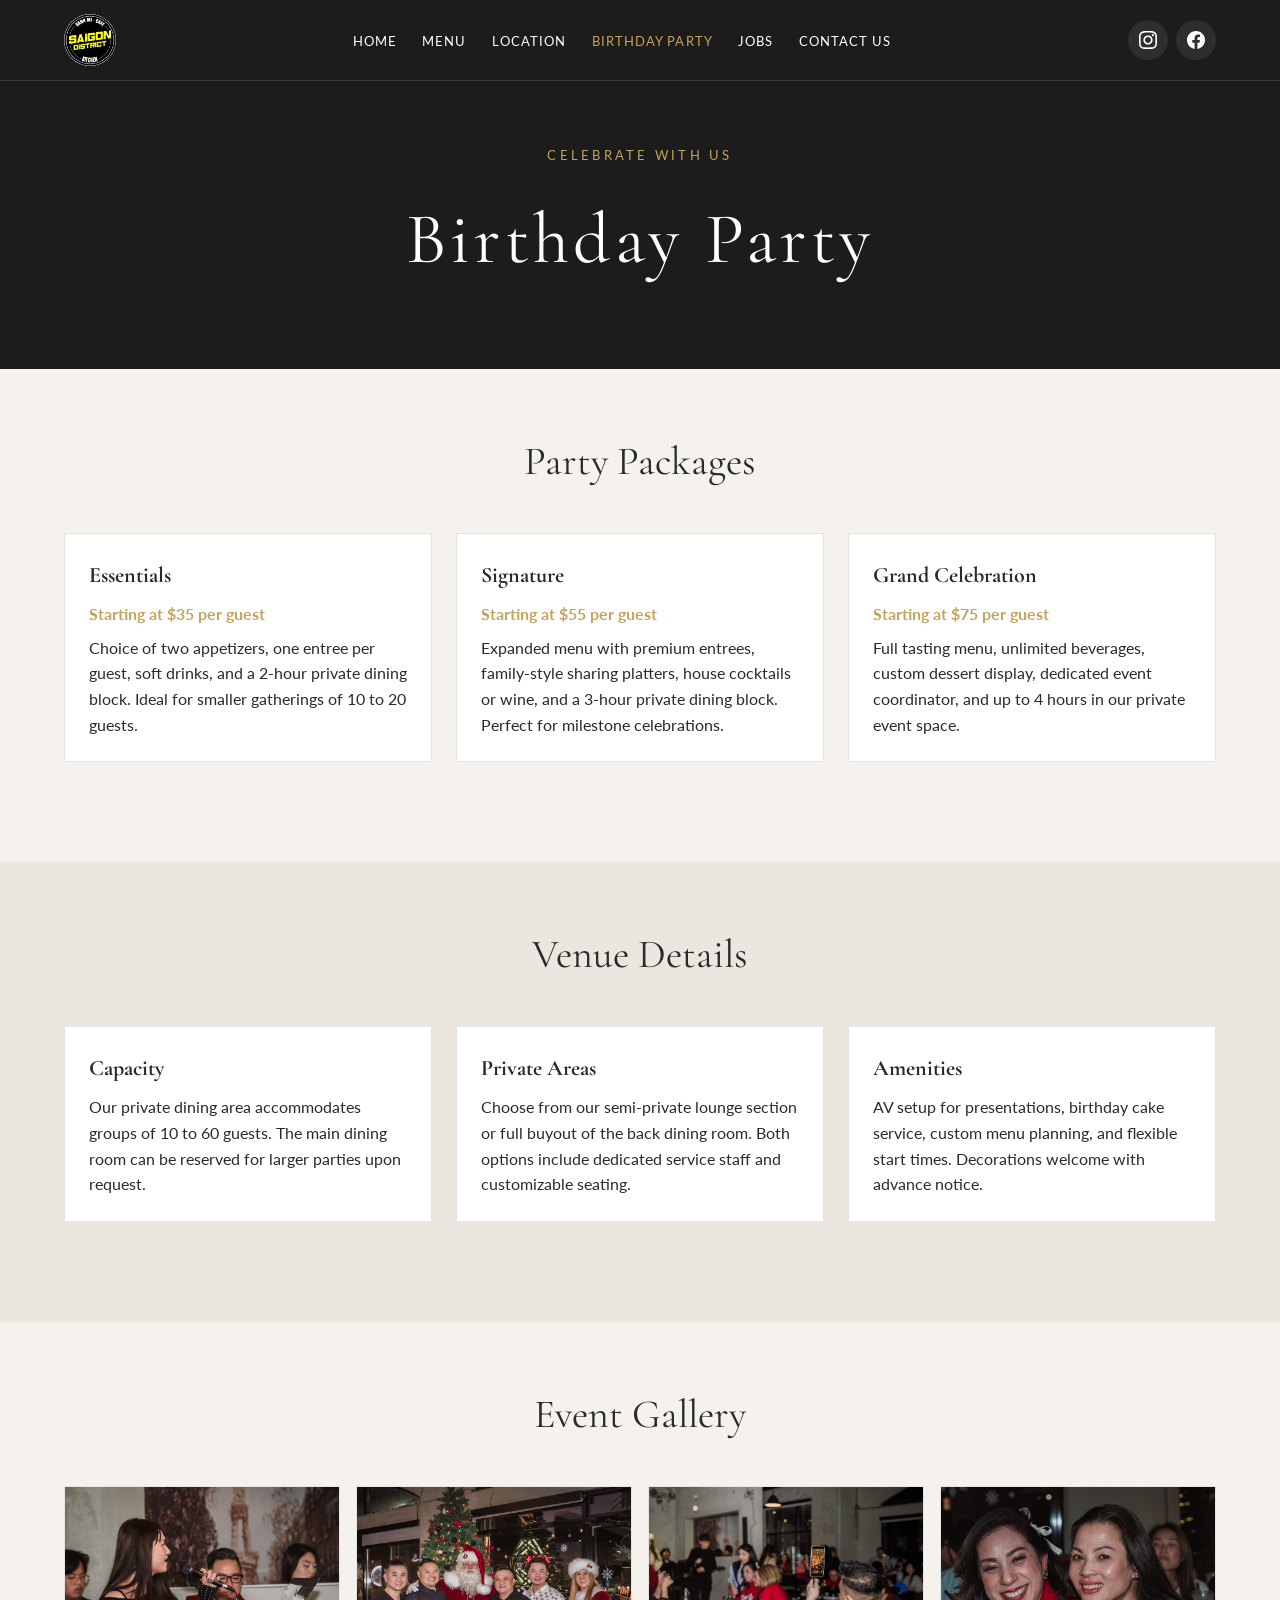
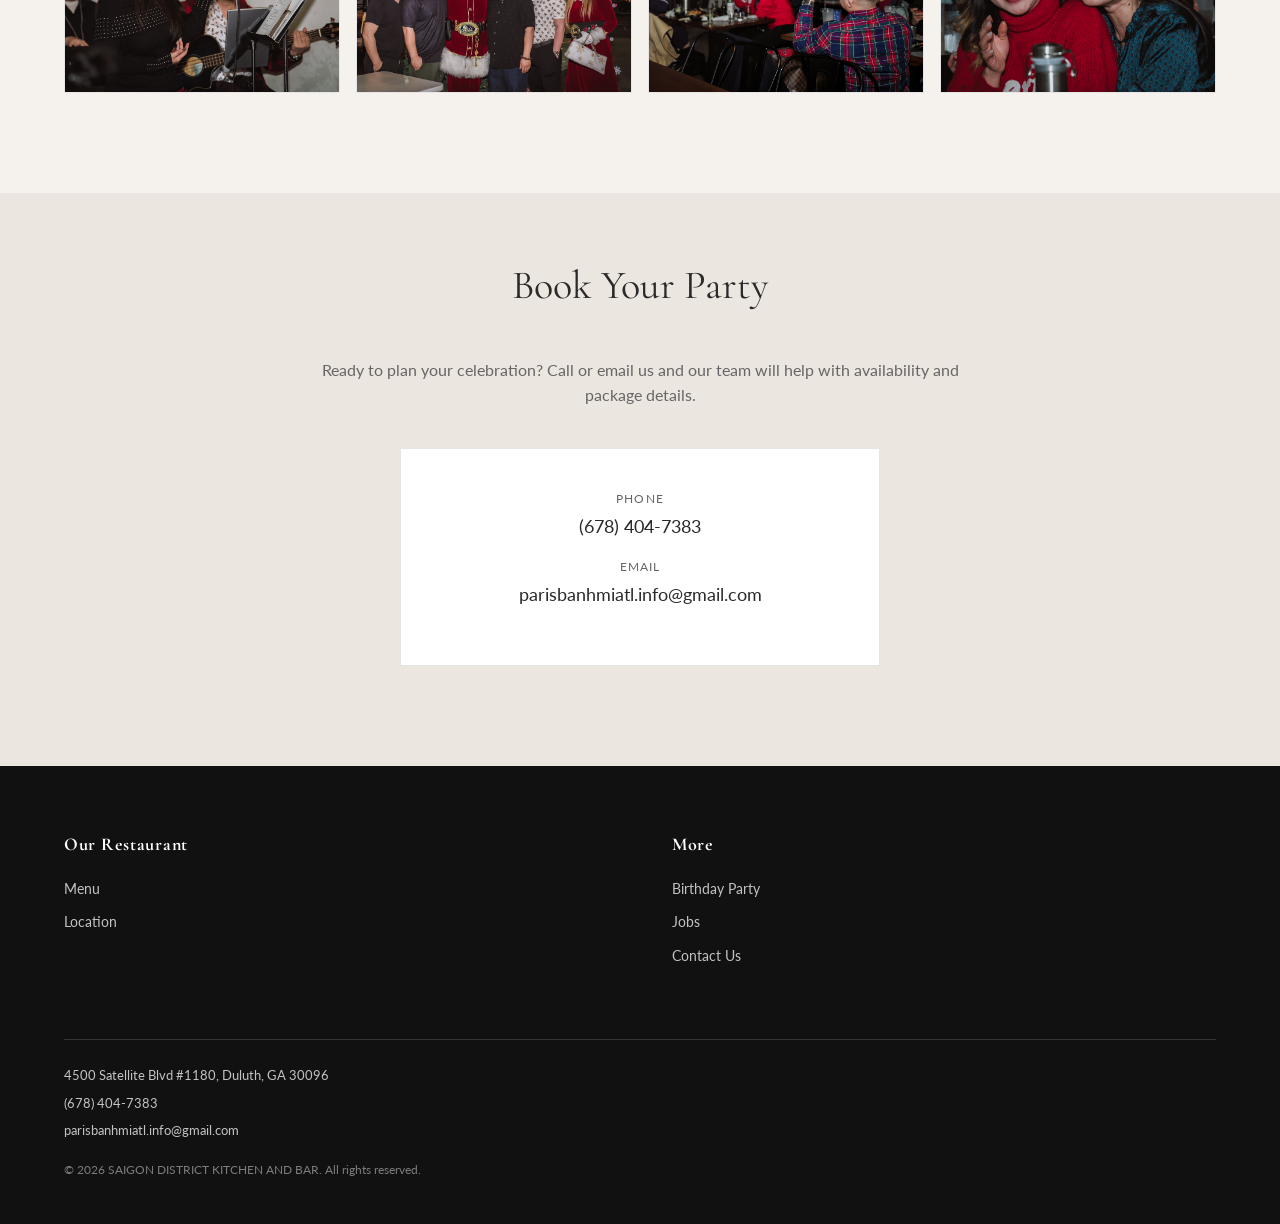
<file: birthday-party/index.html>
<!DOCTYPE html>
<html lang="en">
<head>
  <meta charset="UTF-8">
  <meta name="viewport" content="width=device-width, initial-scale=1.0">
  <link rel="icon" href="../assets/brand/logo.jpg" type="image/jpeg">
  <link rel="apple-touch-icon" href="../assets/brand/logo.jpg">
  <title>Birthday Party | SAIGON DISTRICT KITCHEN AND BAR</title>
  <link rel="preconnect" href="https://fonts.googleapis.com">
  <link rel="preconnect" href="https://fonts.gstatic.com" crossorigin>
  <link href="https://fonts.googleapis.com/css2?family=Cormorant+Garamond:wght@400;600&family=Lato:wght@400;700&display=swap" rel="stylesheet">
  <link rel="stylesheet" href="../shared/styles/tokens.css">
  <link rel="stylesheet" href="../shared/styles/shell.css">
  <link rel="stylesheet" href="../shared/styles/pages.css">
  <link rel="stylesheet" href="../shared/styles/connect.css">
</head>
<body data-depth="1">
  <div id="site-header"></div>

  <main>
    <section class="page-hero">
      <p class="page-hero__subtitle">Celebrate with us</p>
      <h1 class="page-hero__title">Birthday Party</h1>
    </section>

    <section class="content-section">
      <div class="container">
        <h2 class="content-section__title">Party Packages</h2>
        <div class="card-grid">
          <article class="card">
            <h3 class="card__title">Essentials</h3>
            <p class="card__price">Starting at $35 per guest</p>
            <p>Choice of two appetizers, one entree per guest, soft drinks, and a 2-hour private dining block. Ideal for smaller gatherings of 10 to 20 guests.</p>
          </article>
          <article class="card">
            <h3 class="card__title">Signature</h3>
            <p class="card__price">Starting at $55 per guest</p>
            <p>Expanded menu with premium entrees, family-style sharing platters, house cocktails or wine, and a 3-hour private dining block. Perfect for milestone celebrations.</p>
          </article>
          <article class="card">
            <h3 class="card__title">Grand Celebration</h3>
            <p class="card__price">Starting at $75 per guest</p>
            <p>Full tasting menu, unlimited beverages, custom dessert display, dedicated event coordinator, and up to 4 hours in our private event space.</p>
          </article>
        </div>
      </div>
    </section>

    <section class="content-section content-section--alt">
      <div class="container">
        <h2 class="content-section__title">Venue Details</h2>
        <div class="card-grid">
          <article class="card">
            <h3 class="card__title">Capacity</h3>
            <p>Our private dining area accommodates groups of 10 to 60 guests. The main dining room can be reserved for larger parties upon request.</p>
          </article>
          <article class="card">
            <h3 class="card__title">Private Areas</h3>
            <p>Choose from our semi-private lounge section or full buyout of the back dining room. Both options include dedicated service staff and customizable seating.</p>
          </article>
          <article class="card">
            <h3 class="card__title">Amenities</h3>
            <p>AV setup for presentations, birthday cake service, custom menu planning, and flexible start times. Decorations welcome with advance notice.</p>
          </article>
        </div>
      </div>
    </section>

    <section class="content-section">
      <div class="container">
        <h2 class="content-section__title">Event Gallery</h2>
        <div class="gallery">
          <div class="gallery__item">
            <img src="../assets/birthday/birthday-1.jpg" alt="Birthday celebration at Saigon District Kitchen and Bar">
          </div>
          <div class="gallery__item">
            <img src="../assets/birthday/birthday-2.jpg" alt="Party gathering at Saigon District Kitchen and Bar">
          </div>
          <div class="gallery__item">
            <img src="../assets/birthday/birthday-3.jpg" alt="Birthday event at Saigon District Kitchen and Bar">
          </div>
          <div class="gallery__item">
            <img src="../assets/birthday/birthday-4.jpg" alt="Celebration at Saigon District Kitchen and Bar">
          </div>
        </div>
      </div>
    </section>

    <section class="content-section content-section--alt">
      <div class="container">
        <h2 class="content-section__title">Book Your Party</h2>
        <p class="content-section__intro">
          Ready to plan your celebration? Call or email us and our team will help with availability and package details.
        </p>

        <div class="jobs-contact">
          <div class="jobs-contact__item">
            <span class="jobs-contact__label">Phone</span>
            <a href="tel:+16784047383">(678) 404-7383</a>
          </div>
          <div class="jobs-contact__item">
            <span class="jobs-contact__label">Email</span>
            <a href="mailto:parisbanhmiatl.info@gmail.com">parisbanhmiatl.info@gmail.com</a>
          </div>
        </div>
      </div>
    </section>
  </main>

  <div id="site-footer"></div>
  <script src="../shared/js/shell.js"></script>
  <script>initShell("birthday-party");</script>
</body>
</html>
</file>
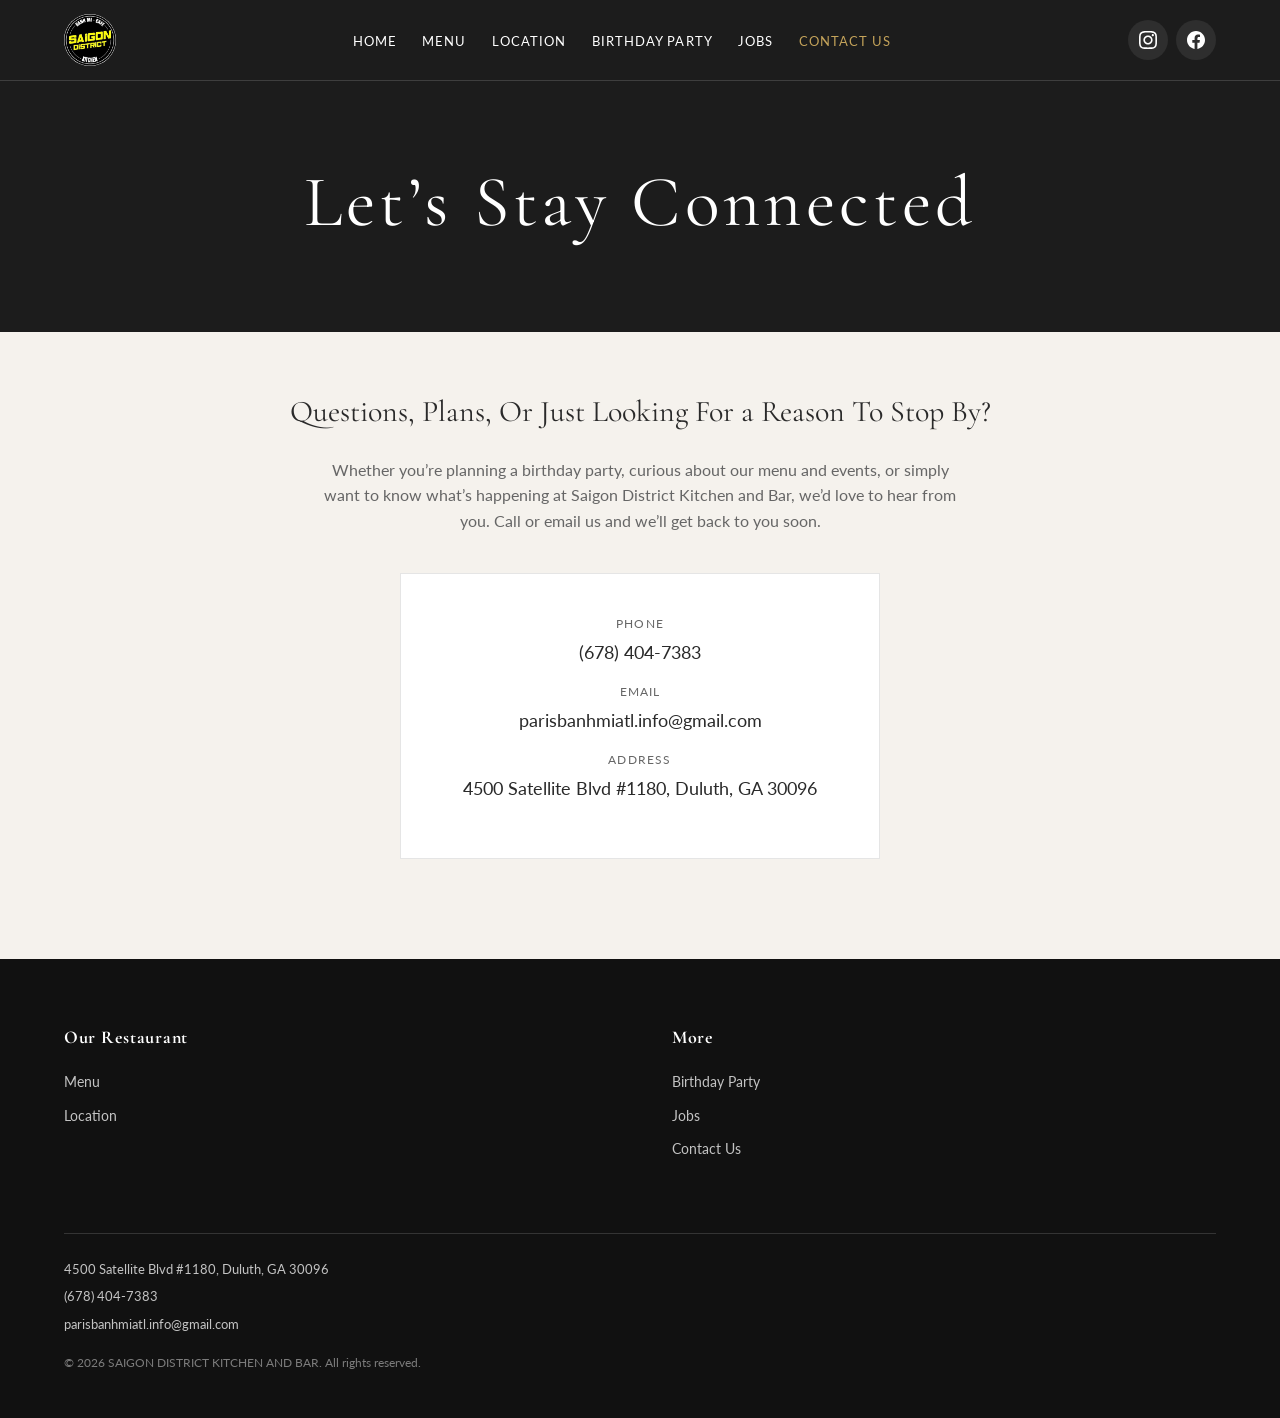
<file: contact-us/index.html>
<!DOCTYPE html>
<html lang="en">
<head>
  <meta charset="UTF-8">
  <meta name="viewport" content="width=device-width, initial-scale=1.0">
  <link rel="icon" href="../assets/brand/logo.jpg" type="image/jpeg">
  <link rel="apple-touch-icon" href="../assets/brand/logo.jpg">
  <title>Contact Us | SAIGON DISTRICT KITCHEN AND BAR</title>
  <link rel="preconnect" href="https://fonts.googleapis.com">
  <link rel="preconnect" href="https://fonts.gstatic.com" crossorigin>
  <link href="https://fonts.googleapis.com/css2?family=Cormorant+Garamond:wght@400;600&family=Lato:wght@400;700&display=swap" rel="stylesheet">
  <link rel="stylesheet" href="../shared/styles/tokens.css">
  <link rel="stylesheet" href="../shared/styles/shell.css">
  <link rel="stylesheet" href="../shared/styles/pages.css">
  <link rel="stylesheet" href="../shared/styles/connect.css">
</head>
<body data-depth="1">
  <div id="site-header"></div>

  <main>
    <section class="page-hero">
      <h1 class="page-hero__title">Let&rsquo;s Stay Connected</h1>
    </section>

    <section class="content-section">
      <div class="container">
        <h2 class="content-section__lead">Questions, Plans, Or Just Looking For a Reason To Stop By?</h2>
        <p class="content-section__intro">
          Whether you&rsquo;re planning a birthday party, curious about our menu and events, or simply
          want to know what&rsquo;s happening at Saigon District Kitchen and Bar, we&rsquo;d love to hear
          from you. Call or email us and we&rsquo;ll get back to you soon.
        </p>

        <div class="jobs-contact">
          <div class="jobs-contact__item">
            <span class="jobs-contact__label">Phone</span>
            <a href="tel:+16784047383">(678) 404-7383</a>
          </div>
          <div class="jobs-contact__item">
            <span class="jobs-contact__label">Email</span>
            <a href="mailto:parisbanhmiatl.info@gmail.com">parisbanhmiatl.info@gmail.com</a>
          </div>
          <div class="jobs-contact__item">
            <span class="jobs-contact__label">Address</span>
            <span>4500 Satellite Blvd #1180, Duluth, GA 30096</span>
          </div>
        </div>
      </div>
    </section>
  </main>

  <div id="site-footer"></div>
  <script src="../shared/js/shell.js"></script>
  <script>initShell("contact-us");</script>
</body>
</html>
</file>
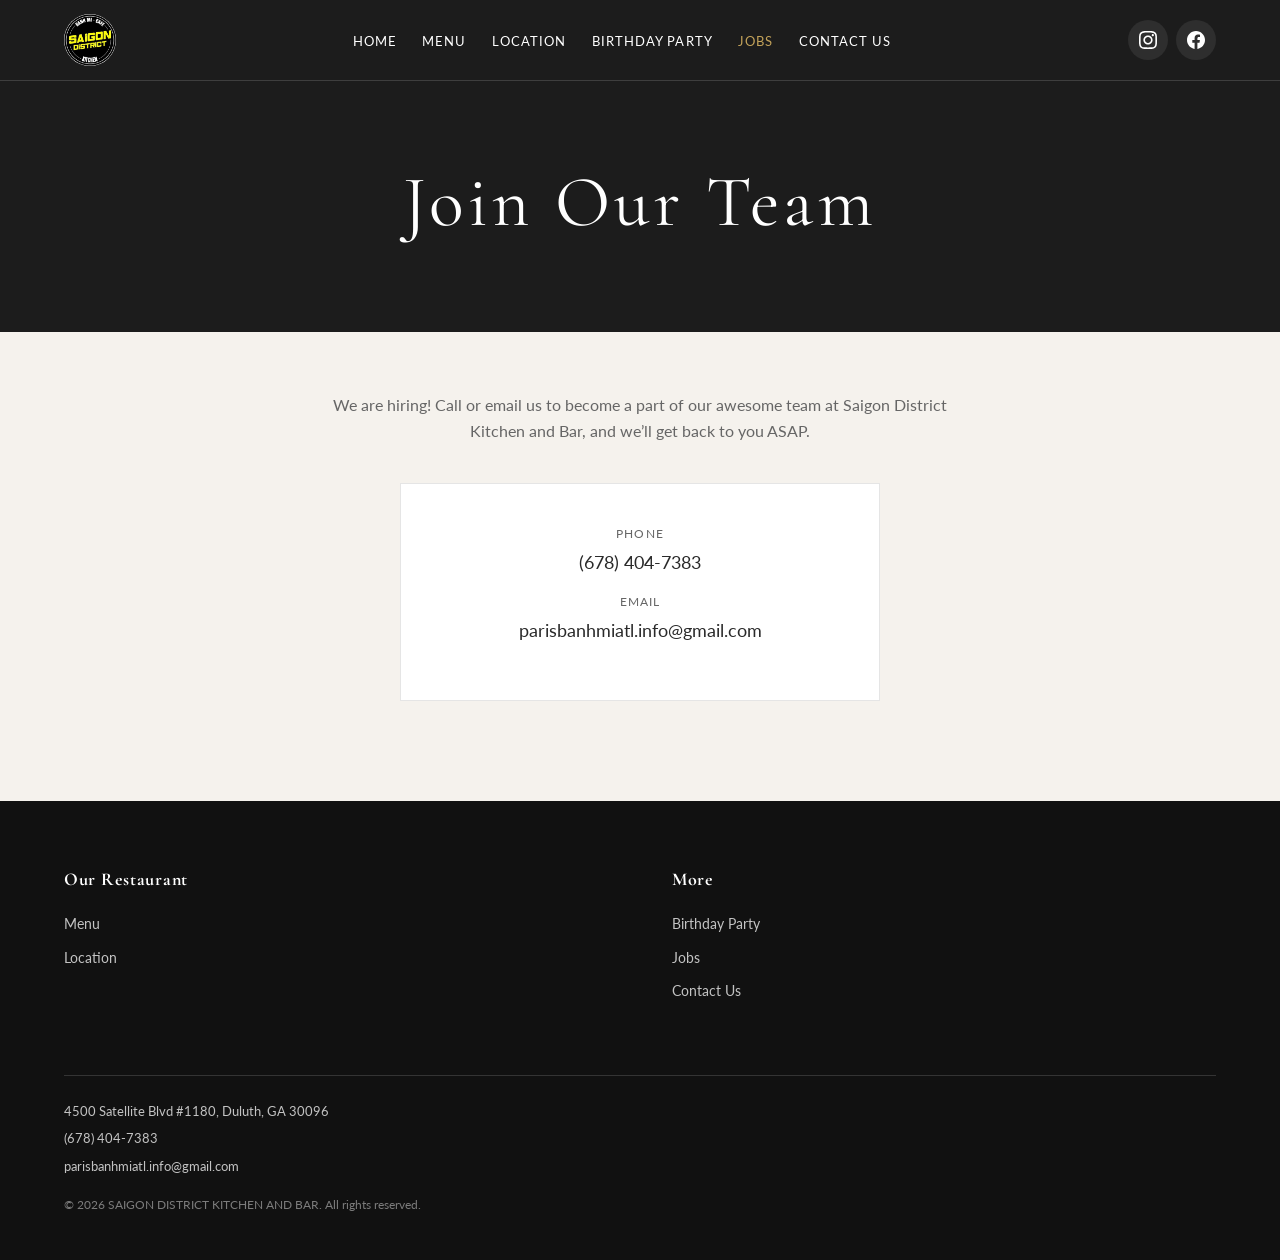
<file: jobs/index.html>
<!DOCTYPE html>
<html lang="en">
<head>
  <meta charset="UTF-8">
  <meta name="viewport" content="width=device-width, initial-scale=1.0">
  <link rel="icon" href="../assets/brand/logo.jpg" type="image/jpeg">
  <link rel="apple-touch-icon" href="../assets/brand/logo.jpg">
  <title>Jobs | SAIGON DISTRICT KITCHEN AND BAR</title>
  <link rel="preconnect" href="https://fonts.googleapis.com">
  <link rel="preconnect" href="https://fonts.gstatic.com" crossorigin>
  <link href="https://fonts.googleapis.com/css2?family=Cormorant+Garamond:wght@400;600&family=Lato:wght@400;700&display=swap" rel="stylesheet">
  <link rel="stylesheet" href="../shared/styles/tokens.css">
  <link rel="stylesheet" href="../shared/styles/shell.css">
  <link rel="stylesheet" href="../shared/styles/pages.css">
  <link rel="stylesheet" href="../shared/styles/connect.css">
</head>
<body data-depth="1">
  <div id="site-header"></div>

  <main>
    <section class="page-hero">
      <h1 class="page-hero__title">Join Our Team</h1>
    </section>

    <section class="content-section">
      <div class="container">
        <p class="content-section__intro">
          We are hiring! Call or email us to become a part of our awesome team at Saigon District
          Kitchen and Bar, and we&rsquo;ll get back to you ASAP.
        </p>

        <div class="jobs-contact">
          <div class="jobs-contact__item">
            <span class="jobs-contact__label">Phone</span>
            <a href="tel:+16784047383">(678) 404-7383</a>
          </div>
          <div class="jobs-contact__item">
            <span class="jobs-contact__label">Email</span>
            <a href="mailto:parisbanhmiatl.info@gmail.com">parisbanhmiatl.info@gmail.com</a>
          </div>
        </div>
      </div>
    </section>
  </main>

  <div id="site-footer"></div>
  <script src="../shared/js/shell.js"></script>
  <script>initShell("jobs");</script>
</body>
</html>
</file>
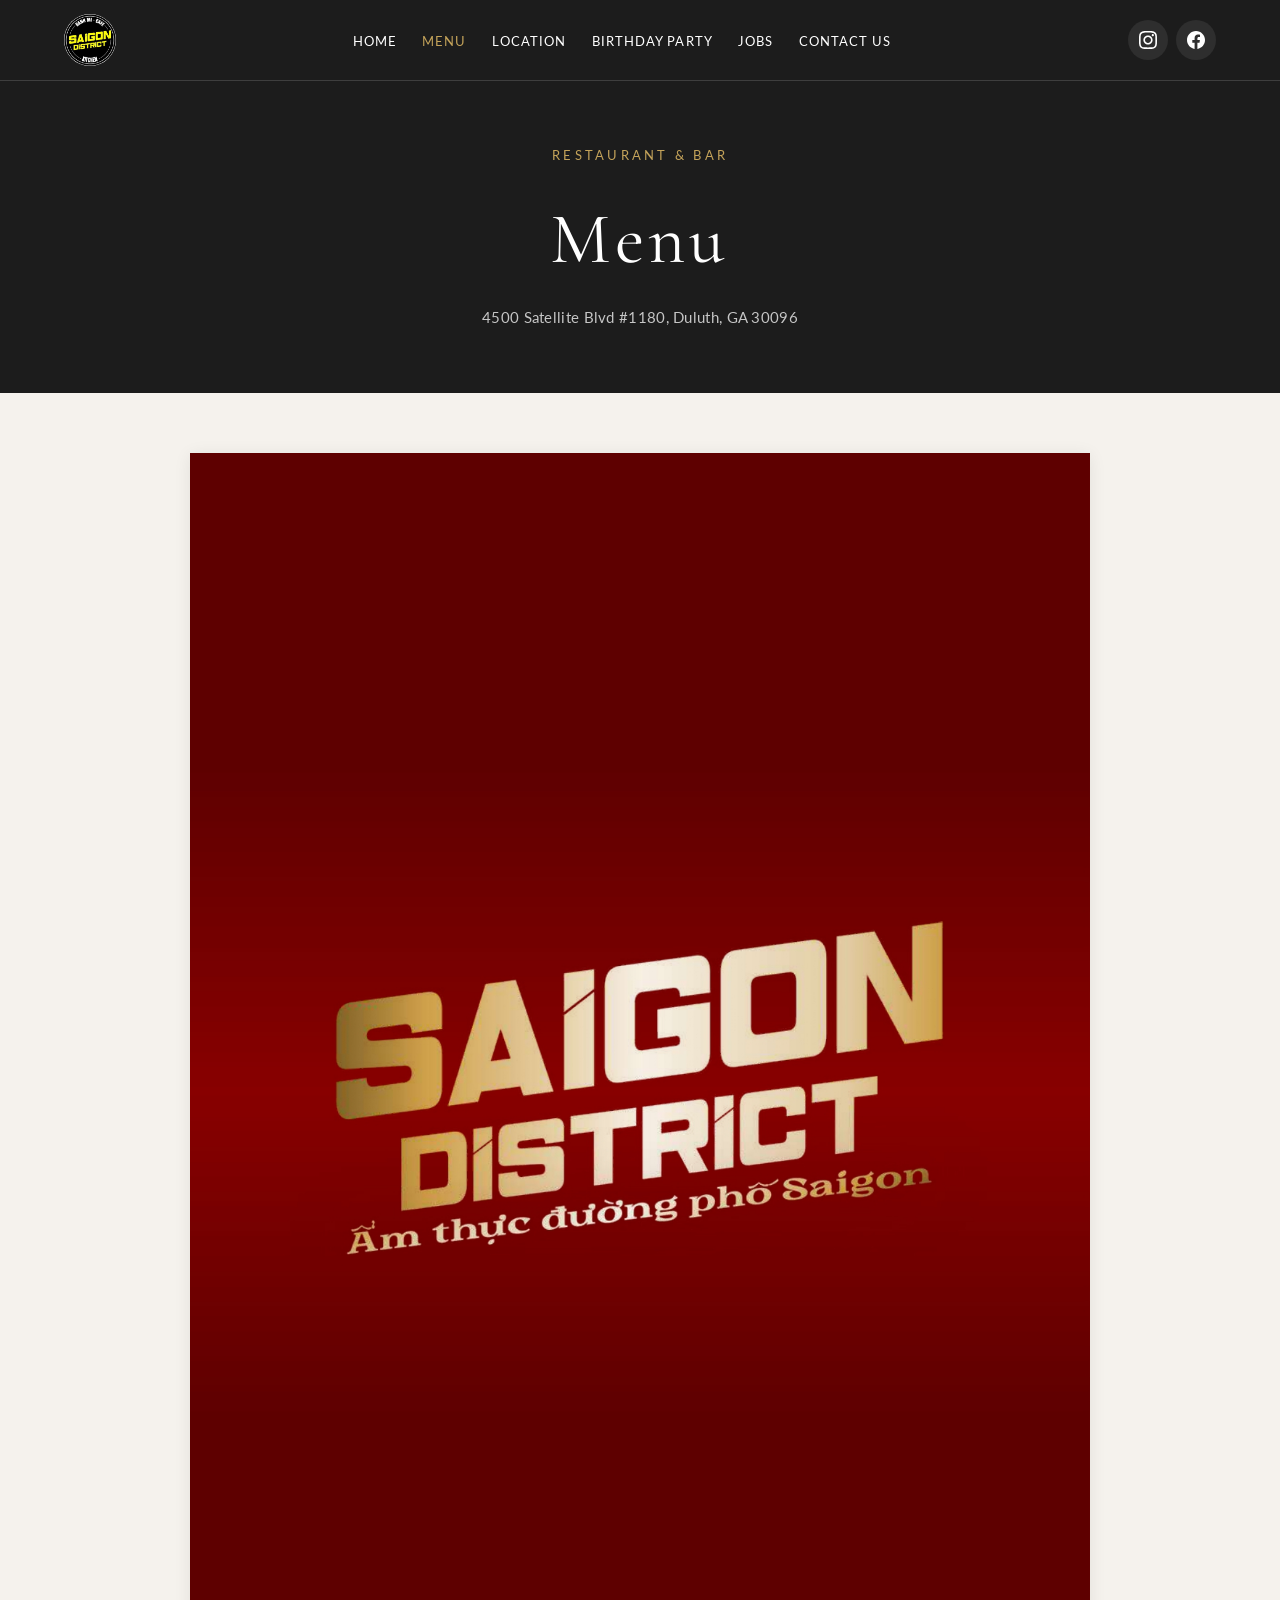
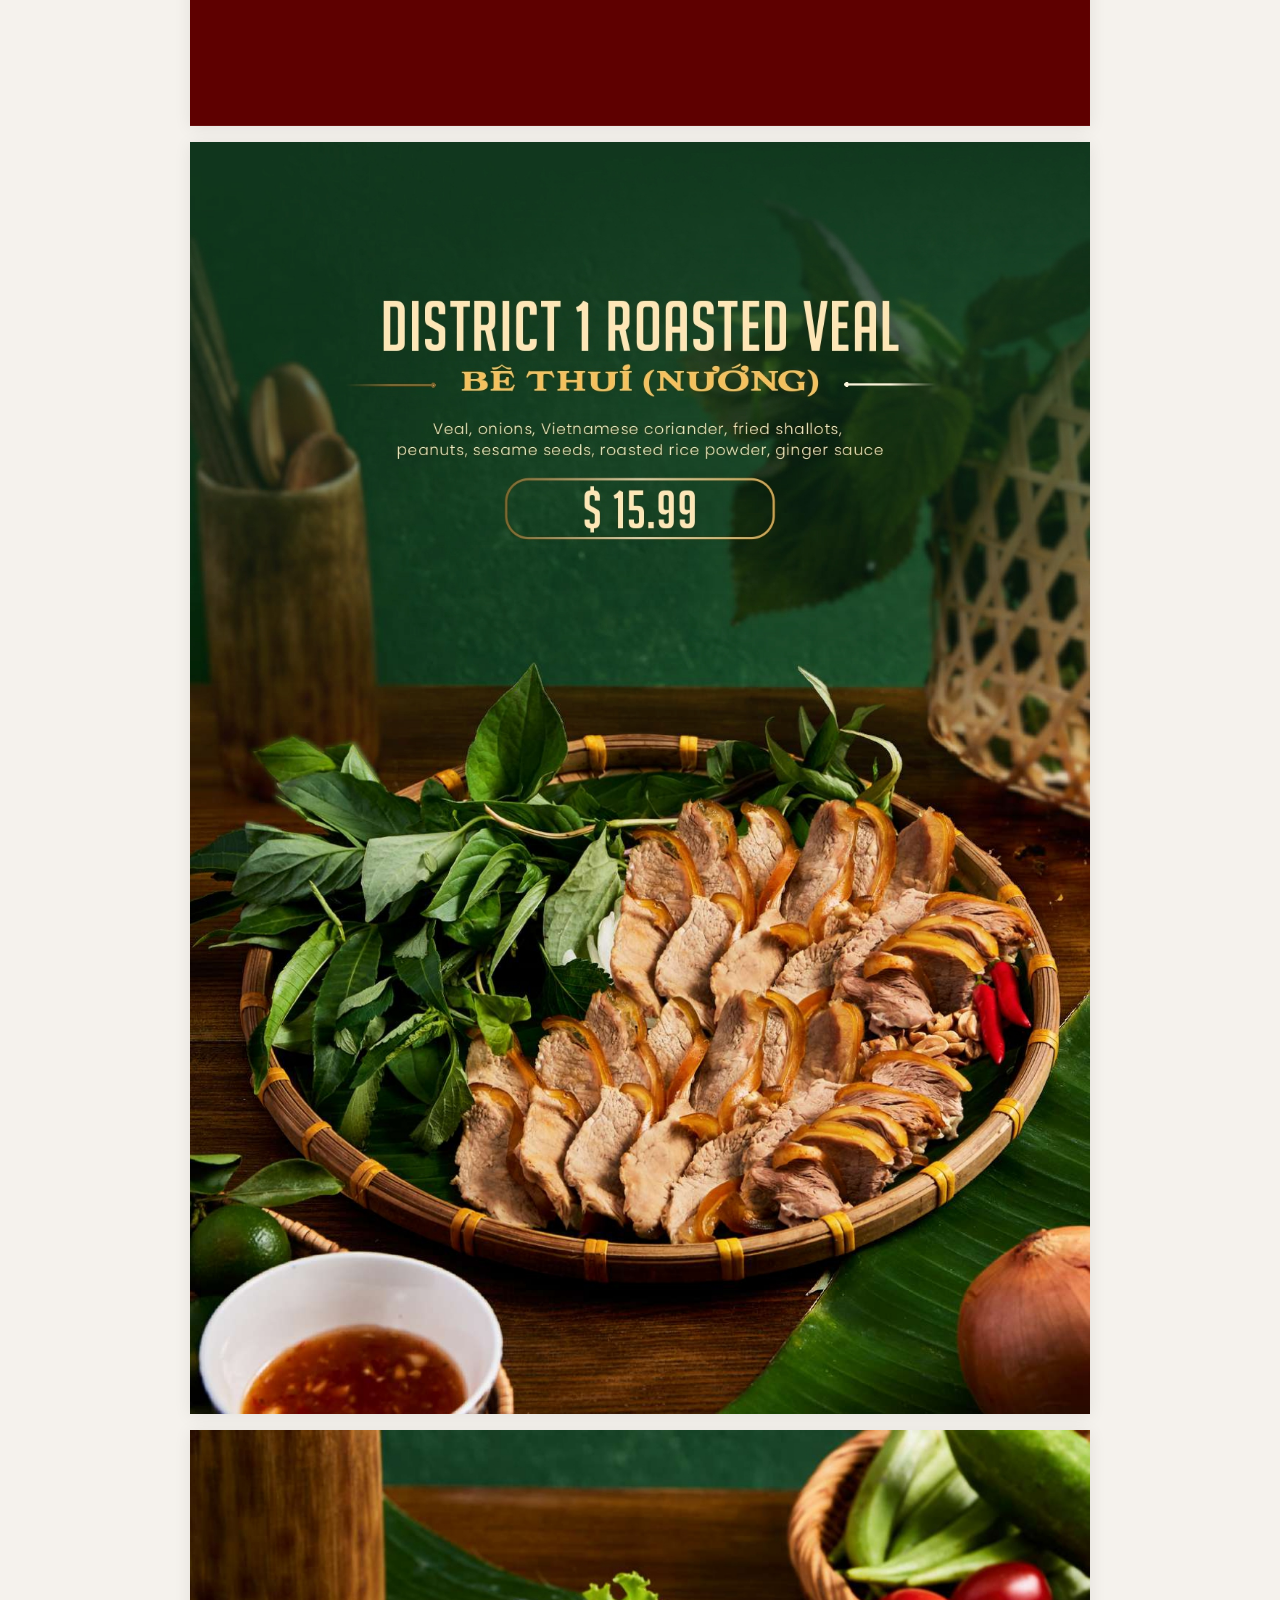
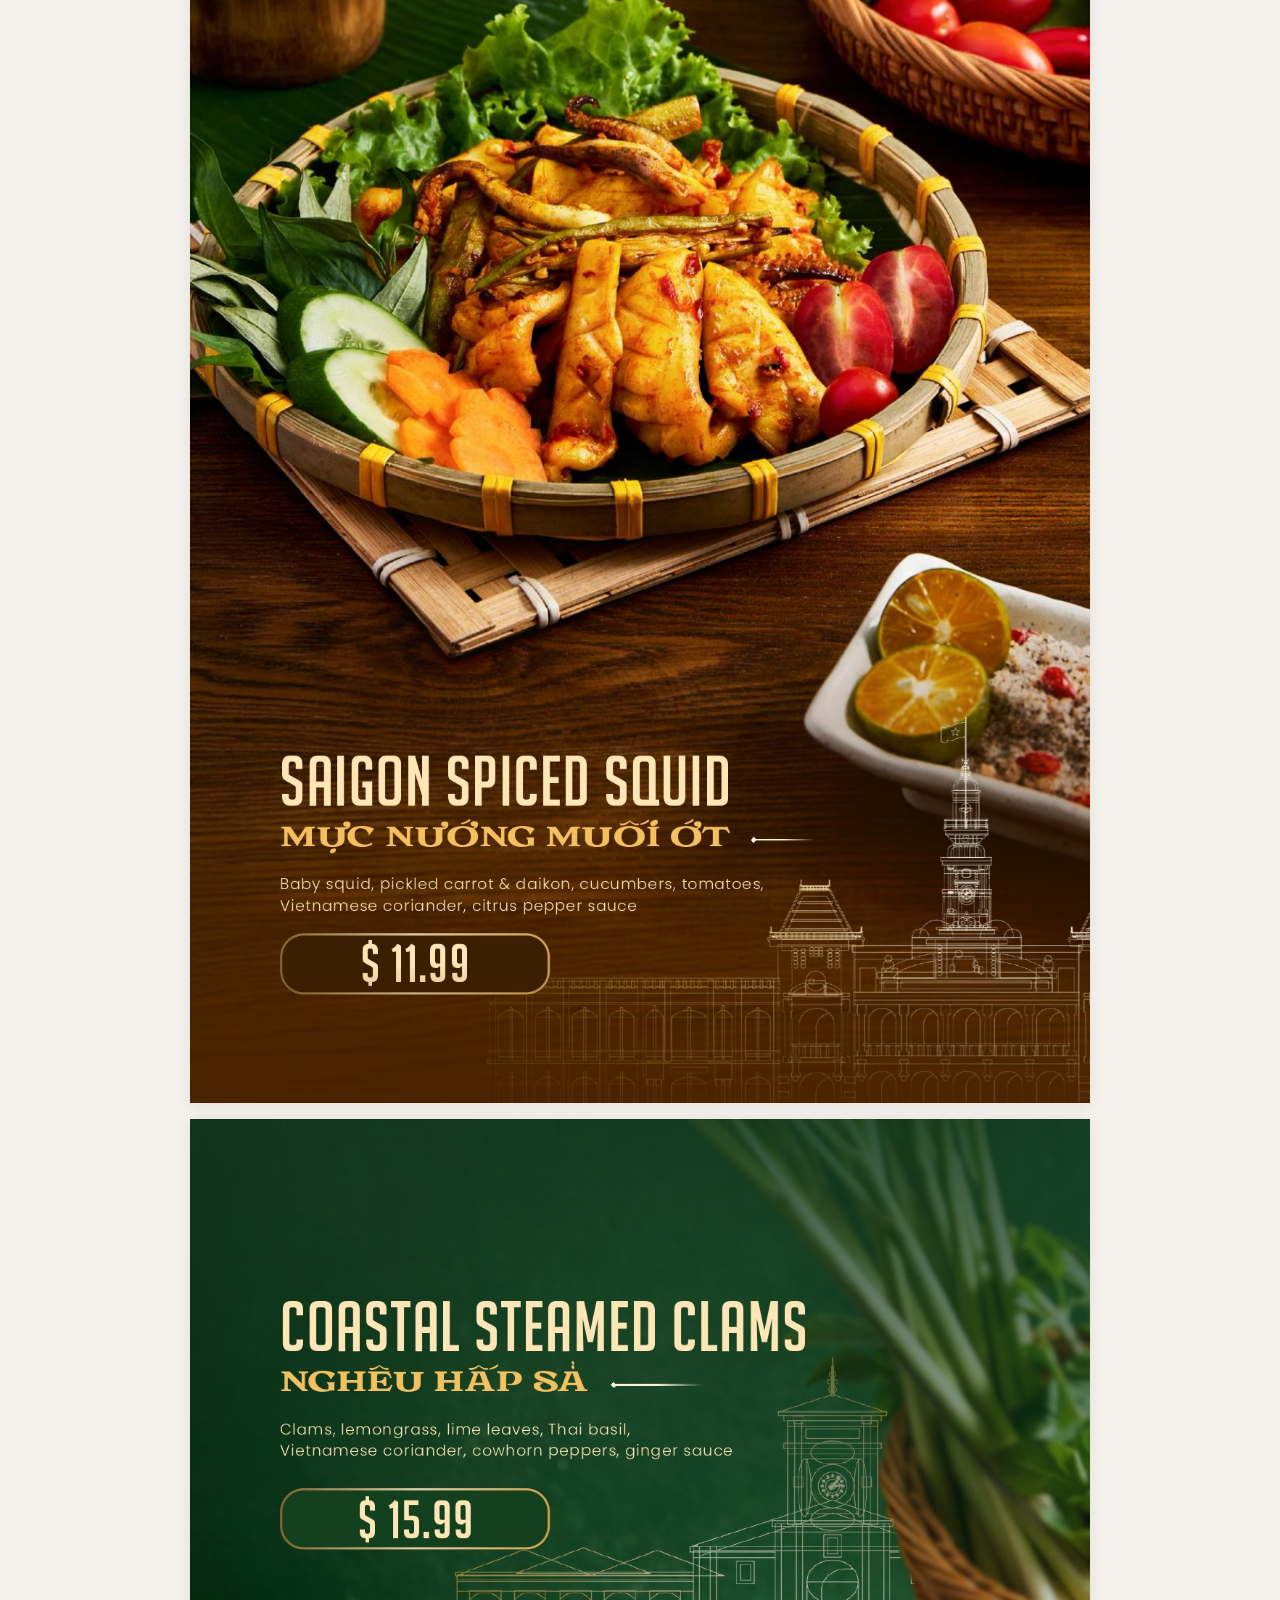
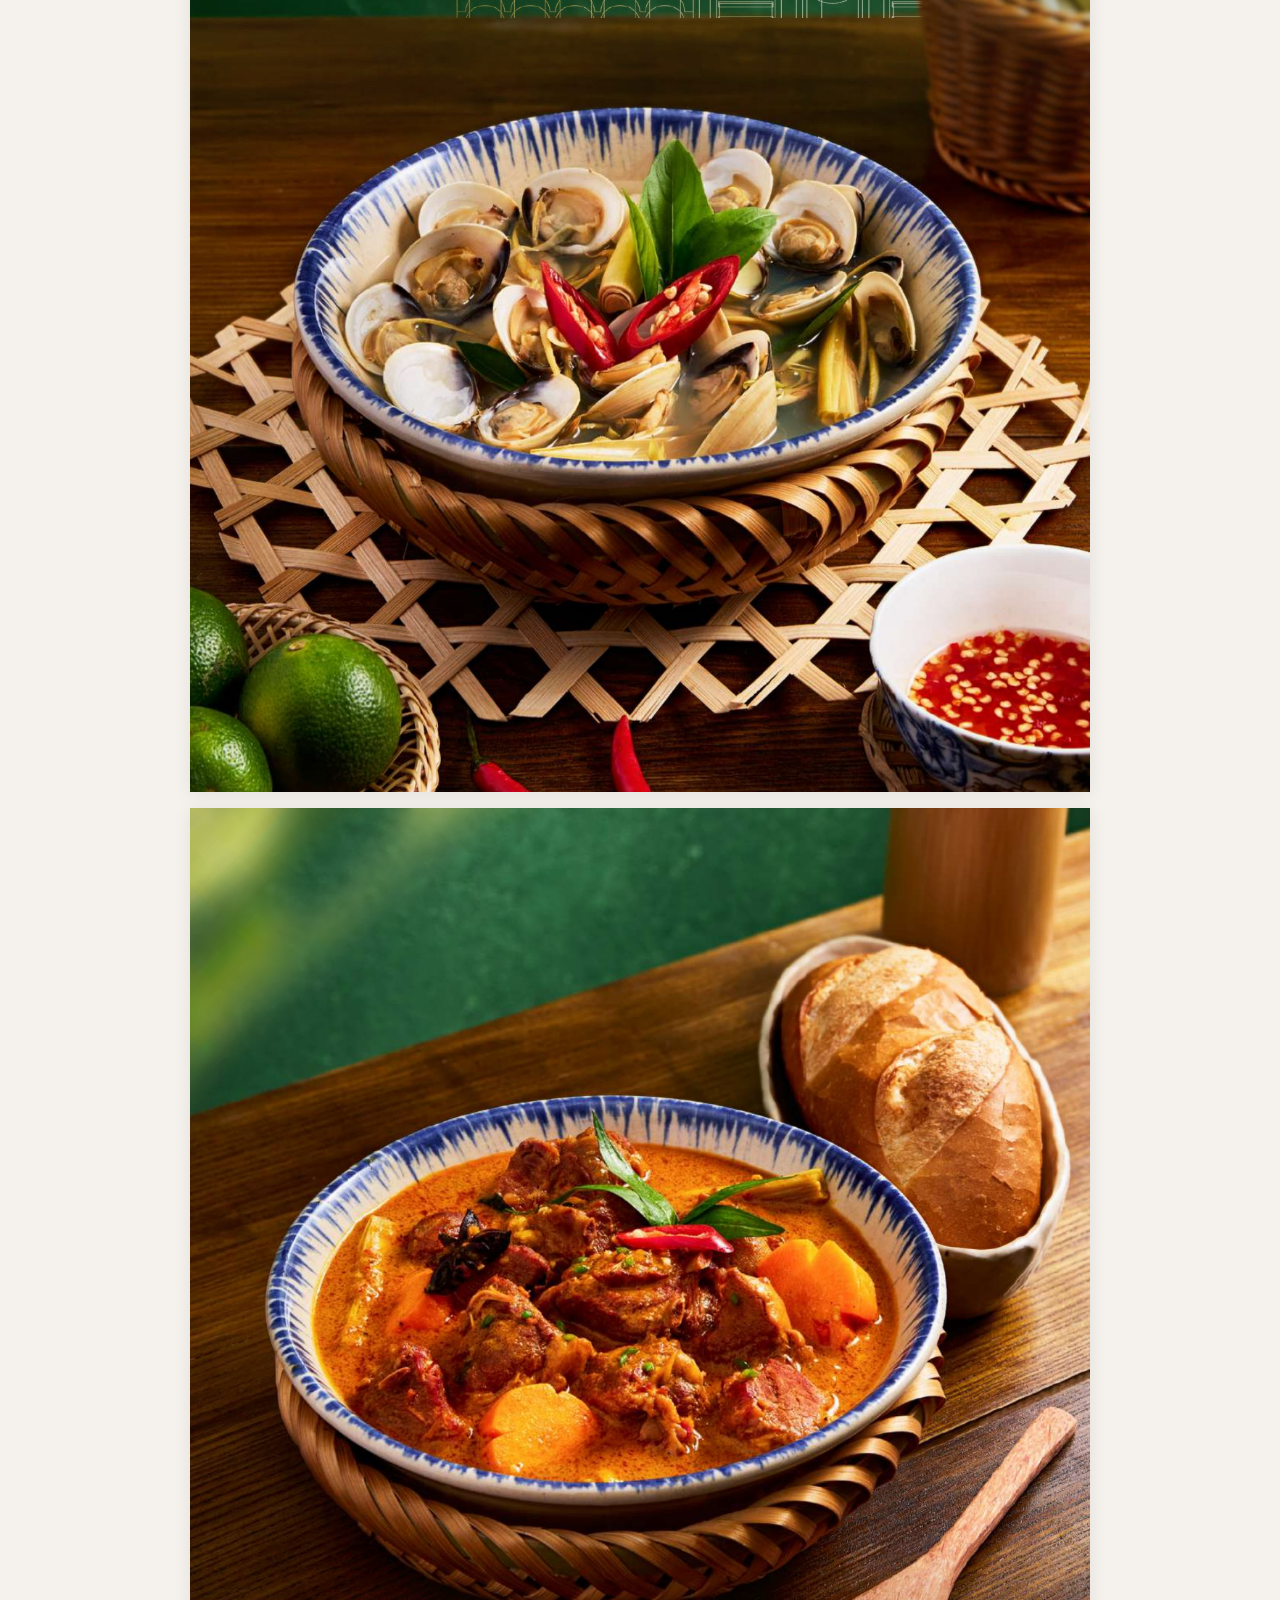
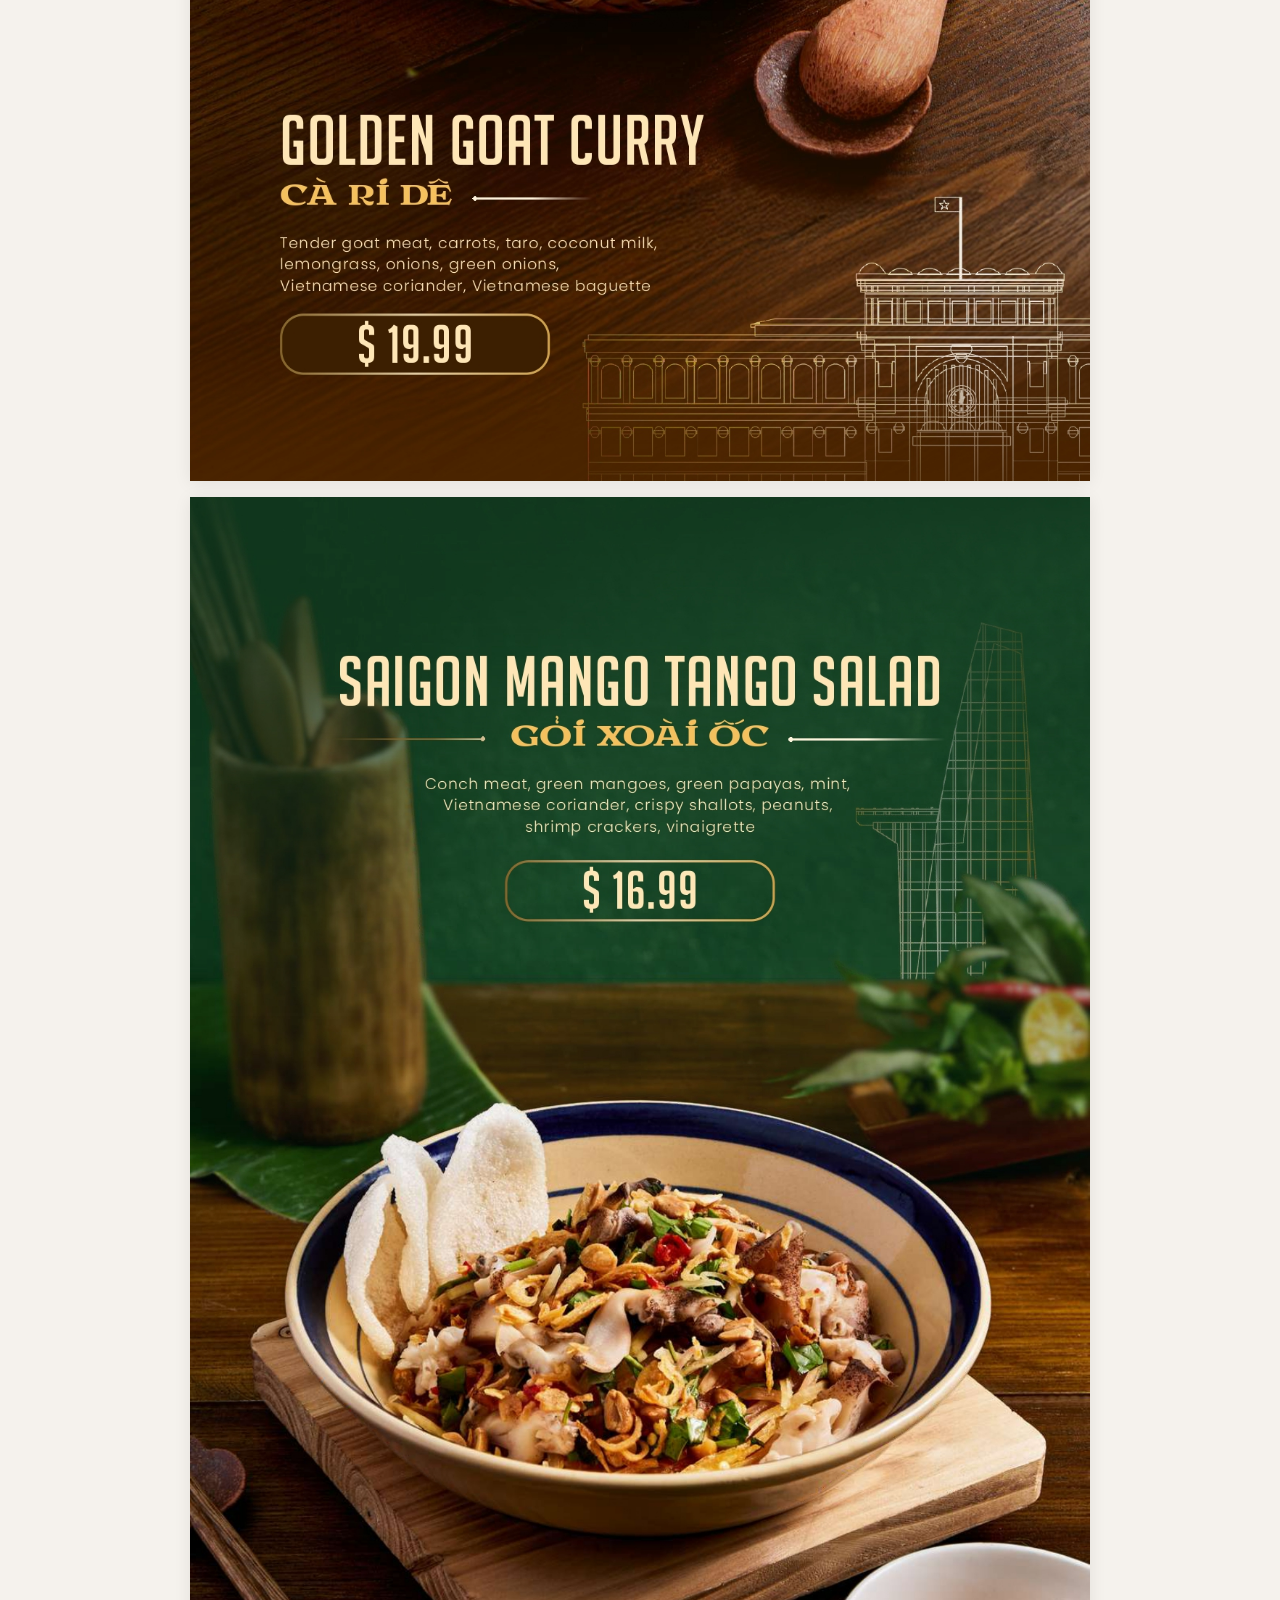
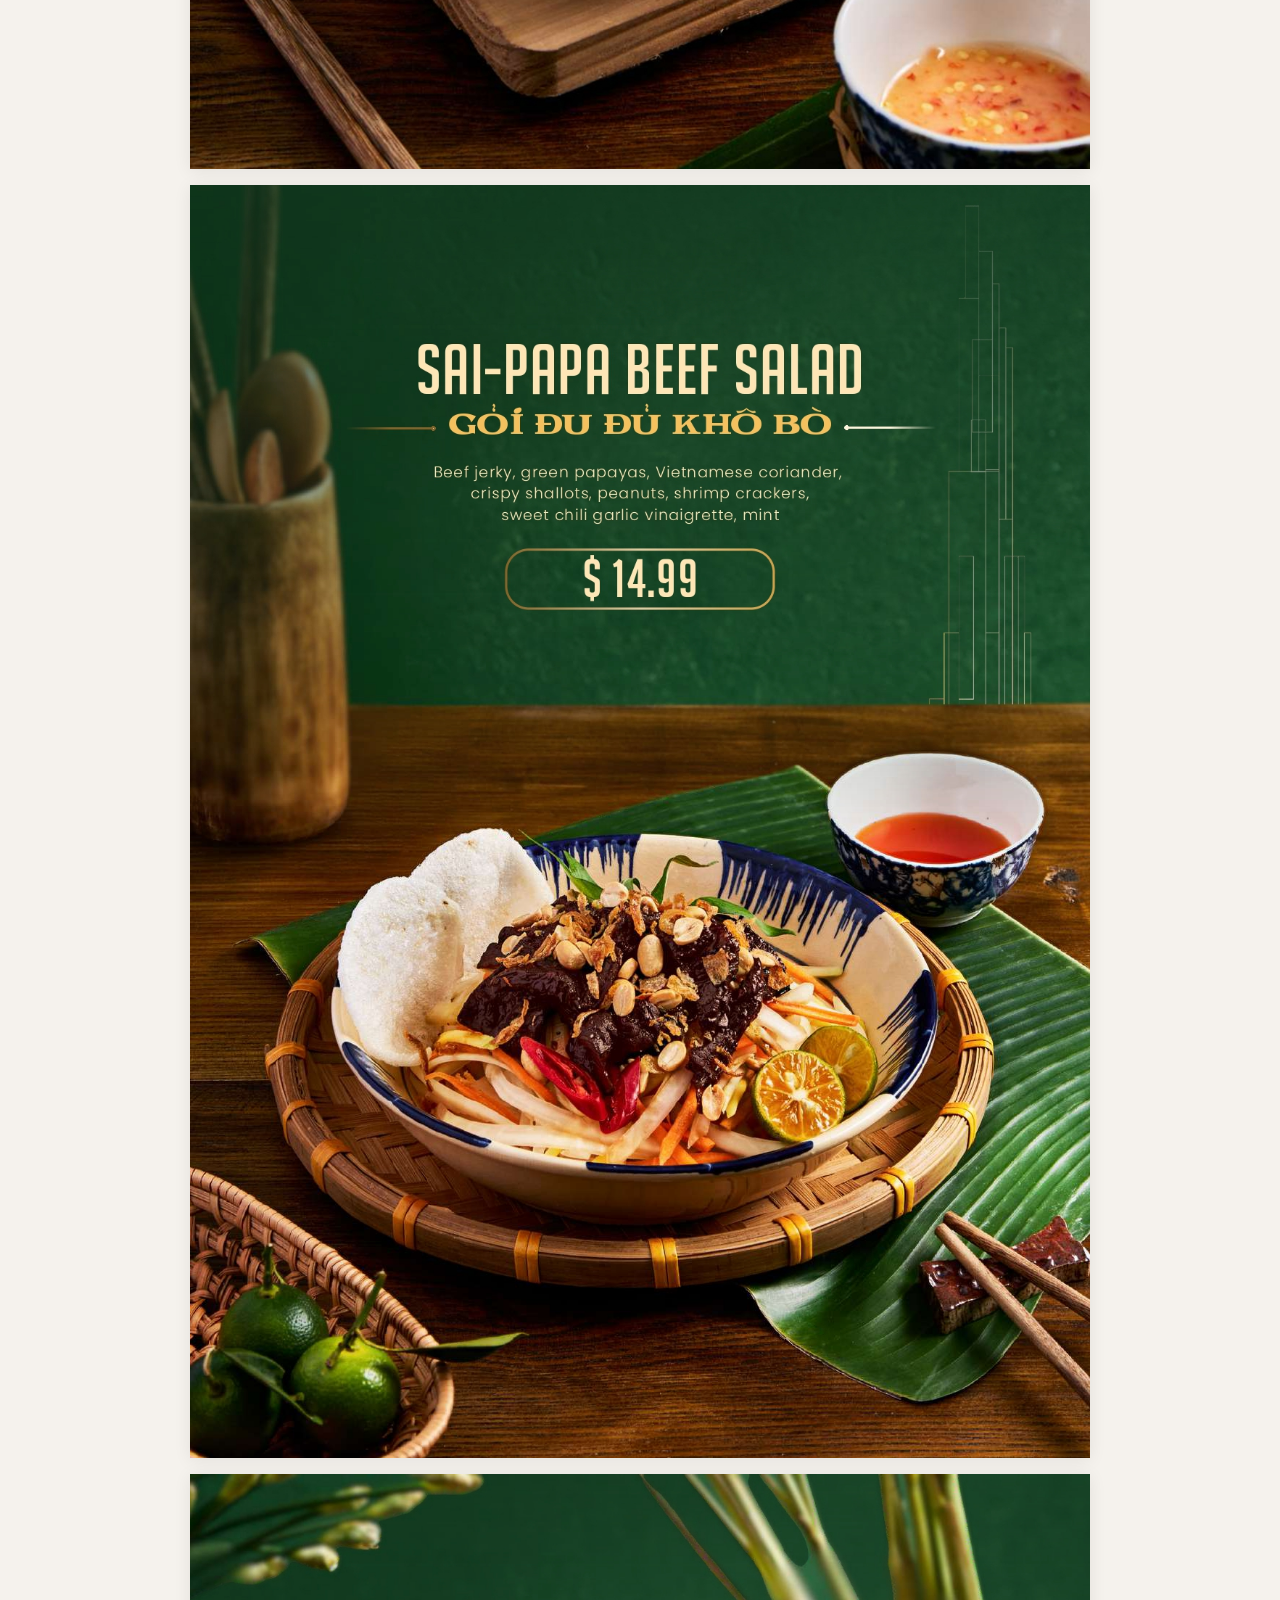
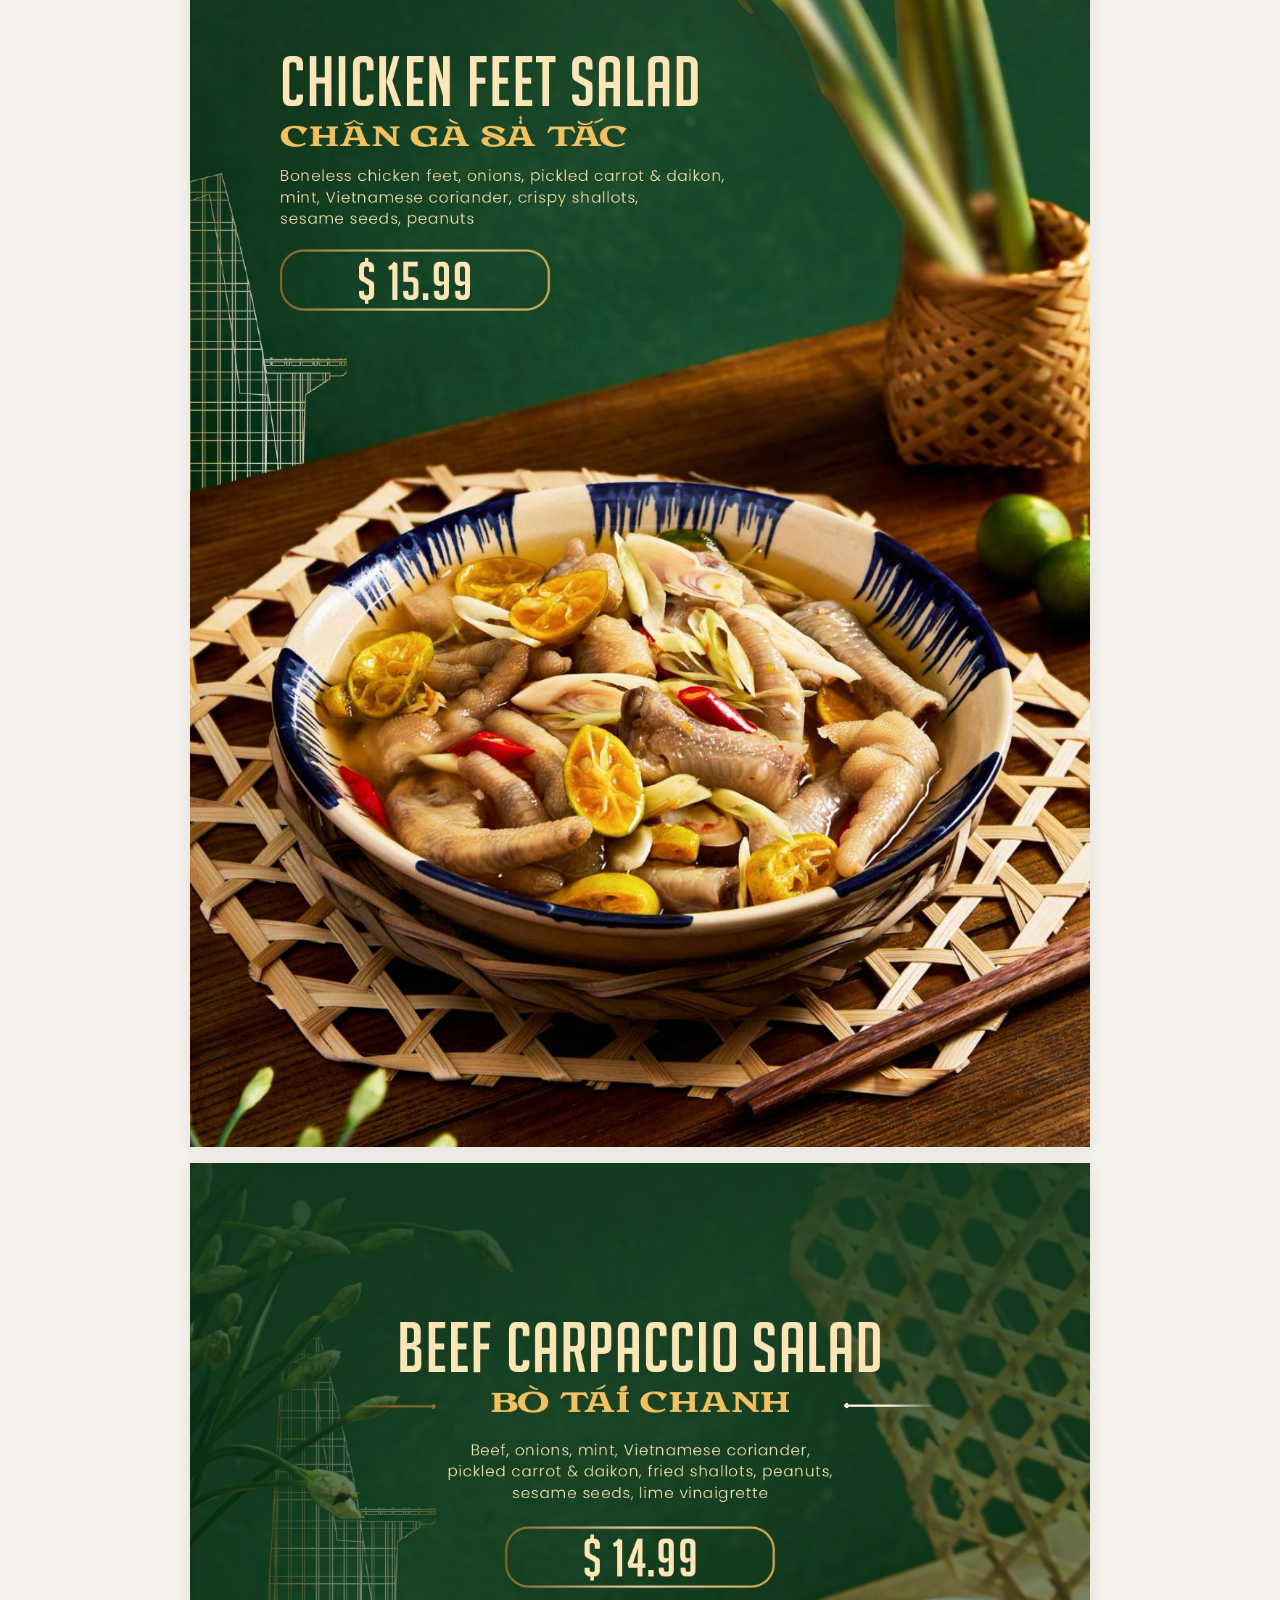
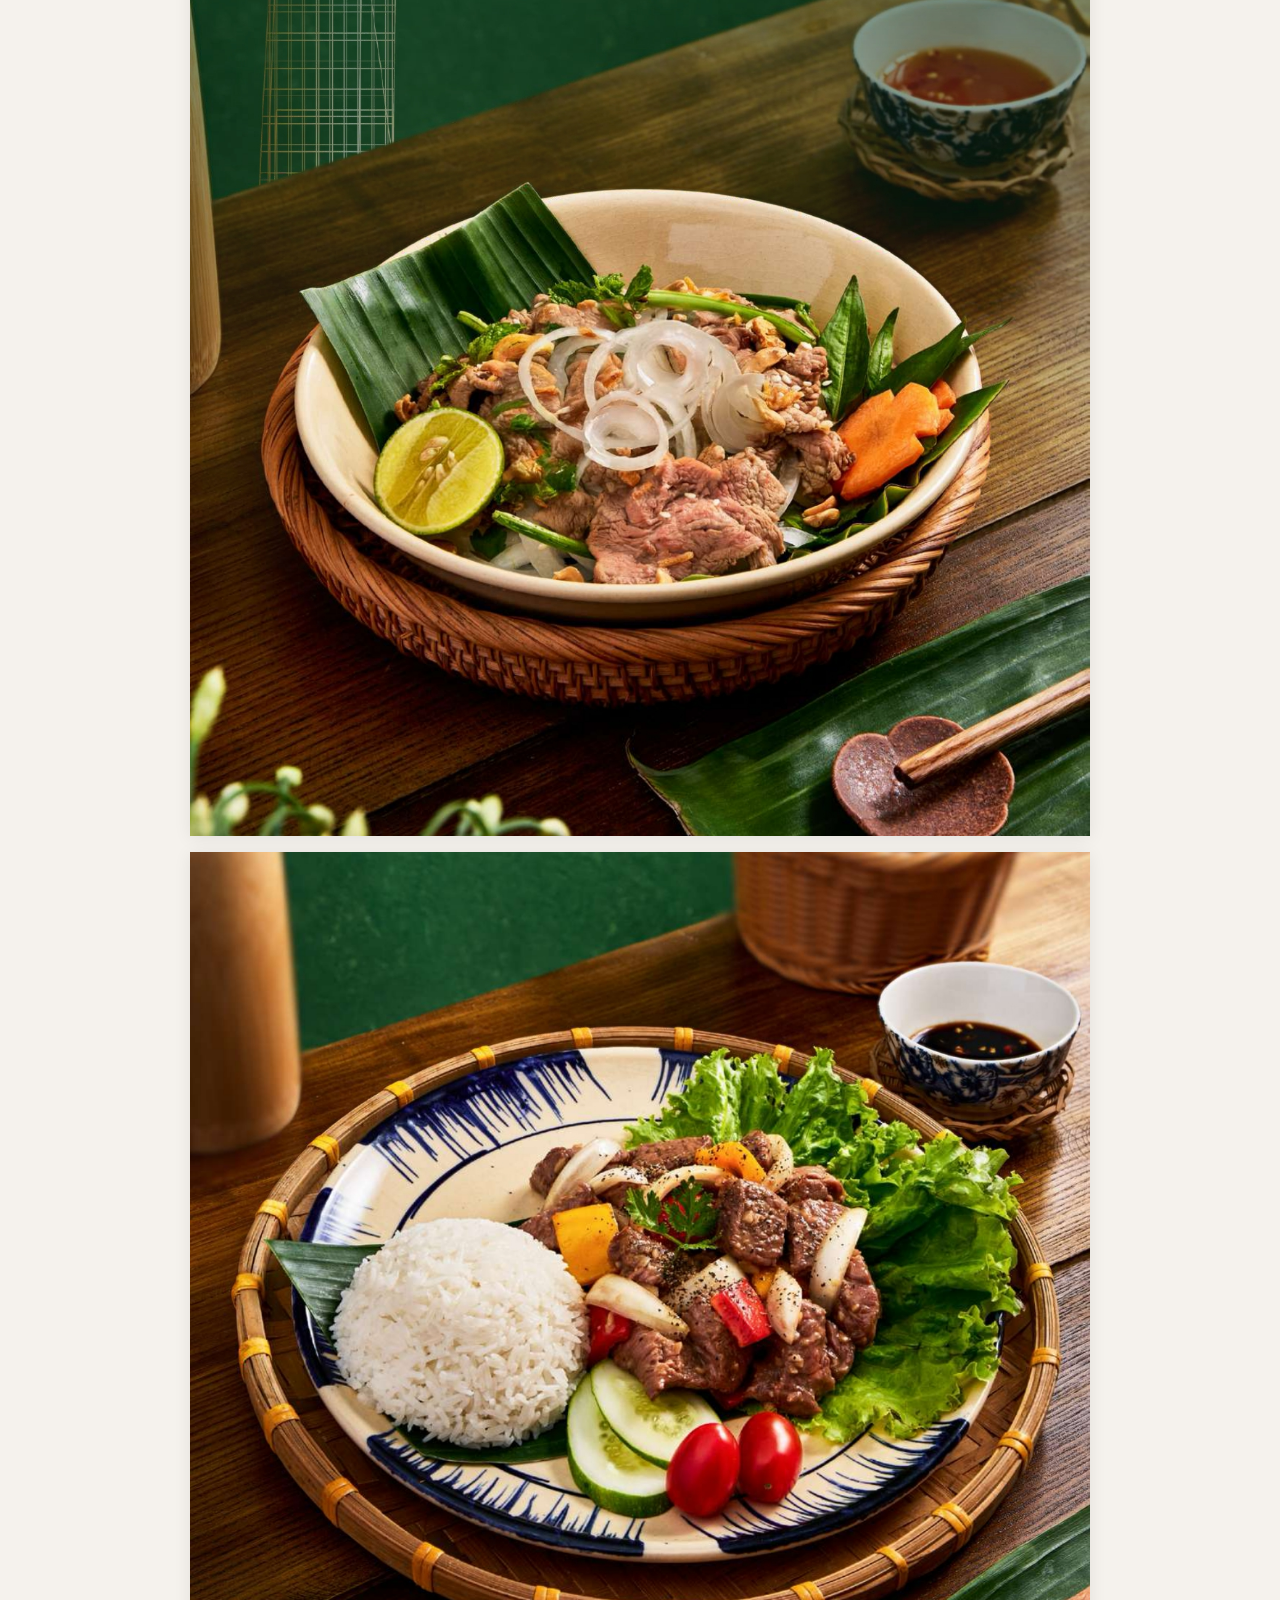
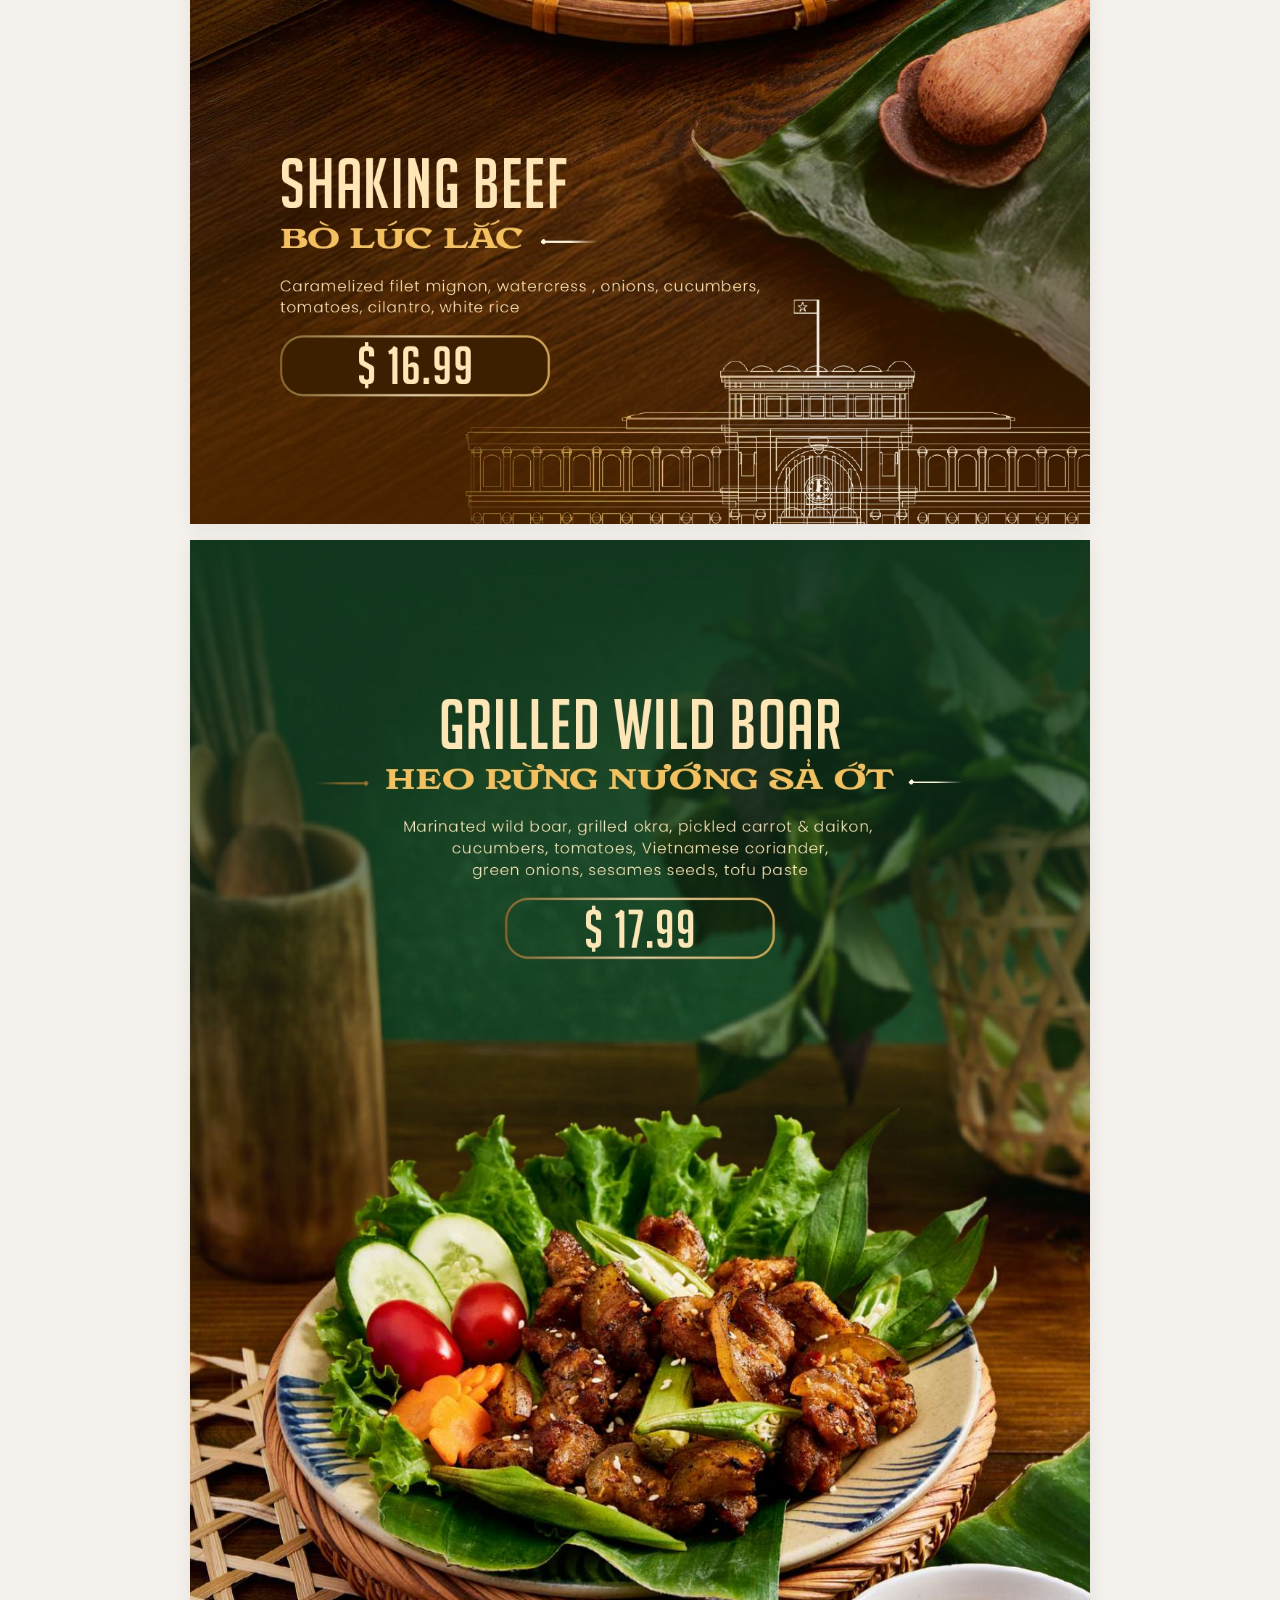
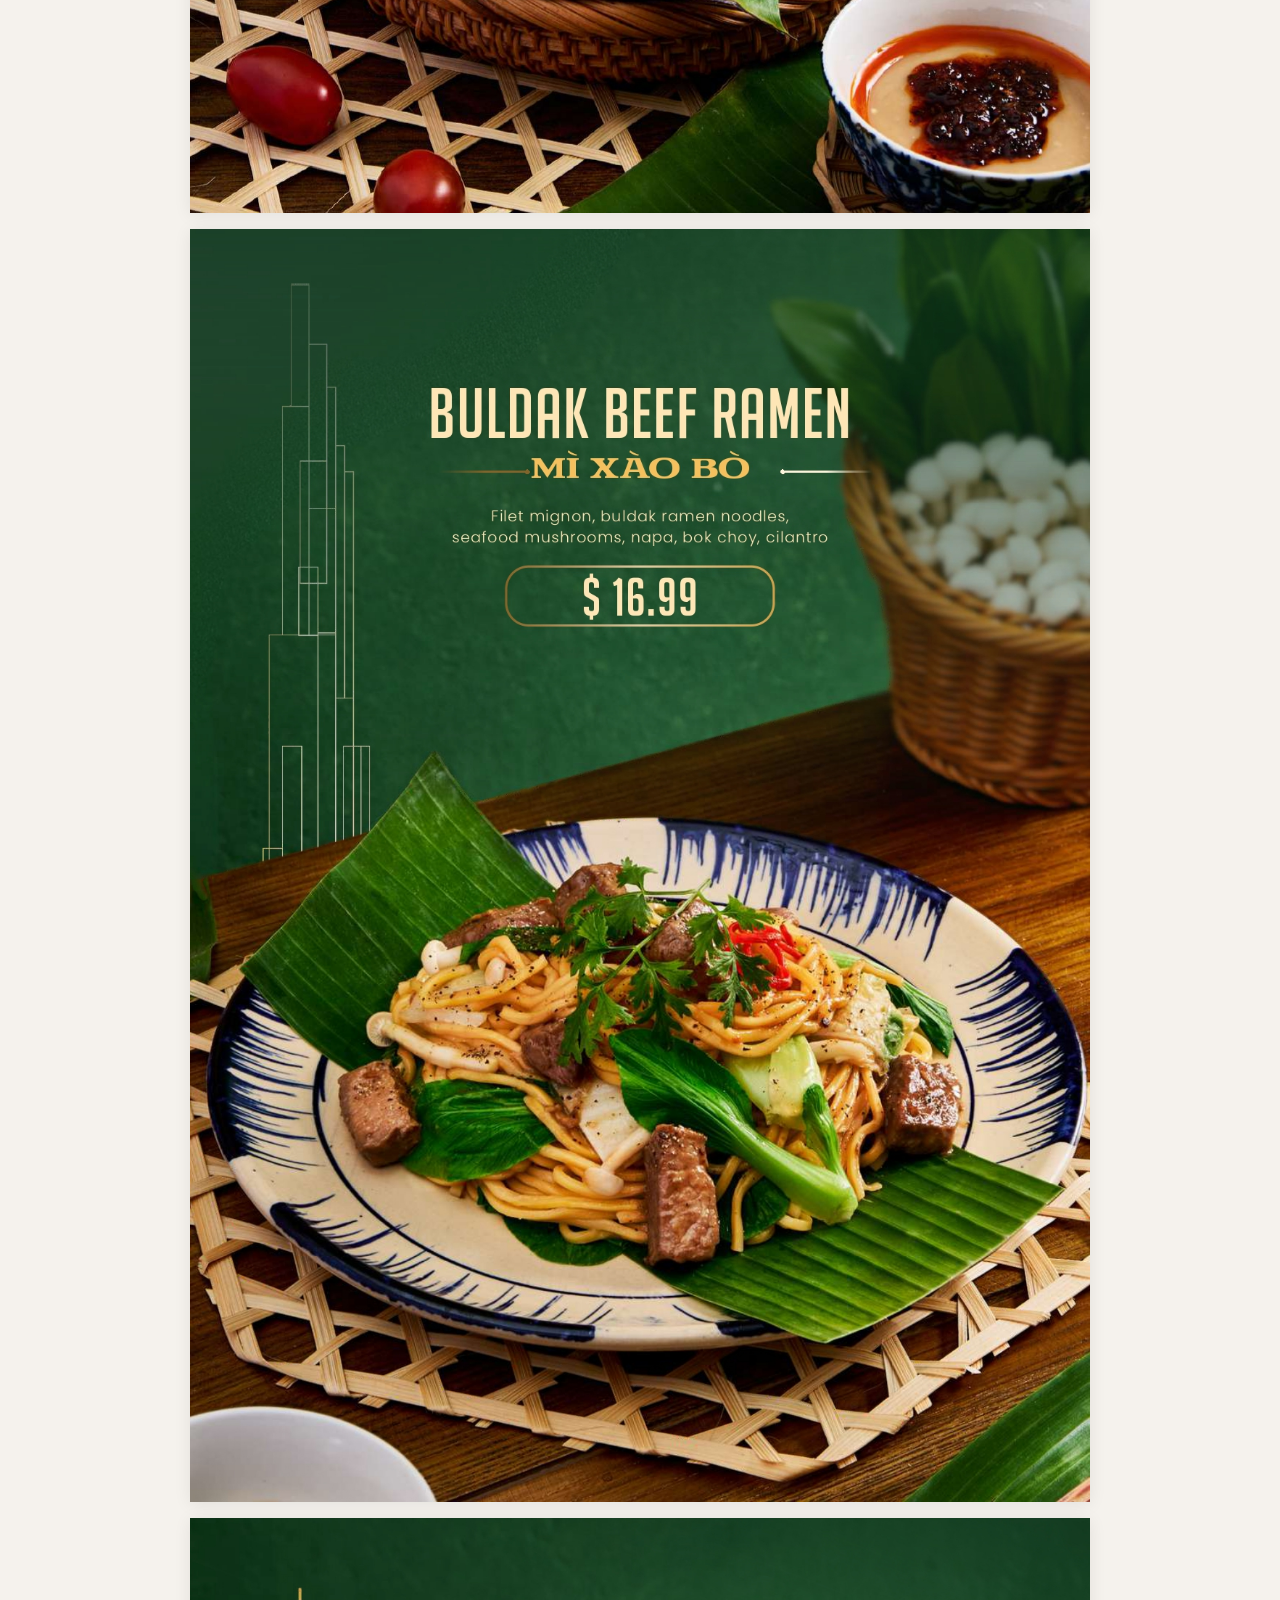
<file: menu/index.html>
<!DOCTYPE html>
<html lang="en">
<head>
  <meta charset="UTF-8" />
  <meta name="viewport" content="width=device-width, initial-scale=1.0" />
  <link rel="icon" href="../assets/brand/logo.jpg" type="image/jpeg" />
  <link rel="apple-touch-icon" href="../assets/brand/logo.jpg" />
  <title>Menu — SAIGON DISTRICT KITCHEN AND BAR</title>
  <link rel="preconnect" href="https://fonts.googleapis.com" />
  <link rel="preconnect" href="https://fonts.gstatic.com" crossorigin />
  <link href="https://fonts.googleapis.com/css2?family=Cormorant+Garamond:wght@400;600&family=Lato:wght@400;700&display=swap" rel="stylesheet" />
  <link rel="stylesheet" href="../shared/styles/tokens.css" />
  <link rel="stylesheet" href="../shared/styles/shell.css" />
  <link rel="stylesheet" href="../shared/styles/pages.css" />
</head>
<body data-depth="1">

  <div id="site-header"></div>

  <main>
    <section class="page-hero">
      <p class="page-hero__subtitle">RESTAURANT &amp; BAR</p>
      <h1 class="page-hero__title">Menu</h1>
      <p class="page-hero__address">4500 Satellite Blvd #1180, Duluth, GA 30096</p>
    </section>

    <section class="menu-section">
      <div class="container">
        <div id="menu-images" class="menu-images" aria-label="Menu pages"></div>
        <p class="menu-note">Menu items and prices subject to change.</p>
      </div>
    </section>
  </main>

  <div id="site-footer"></div>

  <script src="../shared/js/shell.js"></script>
  <script src="../shared/js/menu-images.js"></script>
  <script>initShell("menu");</script>
</body>
</html>
</file>
<file: shared/styles/tokens.css>
/* Design tokens — shared across all pages */

:root {
  --color-bg-dark: #1c1c1c;
  --color-bg-darker: #111111;
  --color-bg-light: #f5f2ed;
  --color-text-primary: #ffffff;
  --color-text-secondary: rgba(255, 255, 255, 0.75);
  --color-text-dark: #2a2a2a;
  --color-text-muted: #666666;
  --color-accent: #c4a35a;
  --color-accent-hover: #d4b36a;
  --color-border: rgba(255, 255, 255, 0.15);
  --color-border-dark: rgba(0, 0, 0, 0.1);

  --font-heading: "Cormorant Garamond", "Georgia", serif;
  --font-body: "Lato", "Helvetica Neue", Arial, sans-serif;

  --max-width: 1200px;
  --section-padding-y: 100px;
  --section-padding-y-sm: 60px;
  --header-height: 80px;

  --space-xs: 8px;
  --space-sm: 16px;
  --space-md: 24px;
  --space-lg: 40px;
  --space-xl: 64px;

  --transition-fast: 0.2s ease;
}
</file>
<file: shared/styles/shell.css>
/* Header, Footer — shared site shell */

*,
*::before,
*::after {
  box-sizing: border-box;
  margin: 0;
  padding: 0;
}

html {
  scroll-behavior: smooth;
}

body {
  font-family: var(--font-body);
  font-size: 16px;
  line-height: 1.6;
  color: var(--color-text-dark);
  background-color: var(--color-bg-light);
  -webkit-font-smoothing: antialiased;
}

img {
  max-width: 100%;
  height: auto;
  display: block;
}

a {
  color: inherit;
  text-decoration: none;
  transition: color var(--transition-fast);
}

a:hover {
  color: var(--color-accent);
}

button {
  font-family: inherit;
  cursor: pointer;
  border: none;
  background: none;
}

.container {
  width: 100%;
  max-width: var(--max-width);
  margin: 0 auto;
  padding: 0 var(--space-md);
}

.site-header {
  position: sticky;
  top: 0;
  z-index: 100;
  background-color: var(--color-bg-dark);
  border-bottom: 1px solid var(--color-border);
}

#site-header {
  position: sticky;
  top: 0;
  z-index: 100;
}

.site-header__inner {
  display: grid;
  grid-template-columns: auto minmax(0, 1fr) auto;
  align-items: center;
  column-gap: var(--space-lg);
  min-height: var(--header-height);
  max-width: var(--max-width);
  margin: 0 auto;
  padding: 0 var(--space-md);
  position: relative;
}

.site-header__logo {
  display: flex;
  align-items: center;
  justify-content: center;
  width: 52px;
  height: 52px;
  border-radius: 50%;
  background-color: #ffffff;
  overflow: hidden;
  flex-shrink: 0;
  grid-column: 1;
  grid-row: 1;
}

.site-header__logo img {
  width: 100%;
  height: 100%;
  object-fit: cover;
}

.site-header__nav {
  display: flex;
  align-items: center;
  justify-content: center;
  grid-column: 2;
  grid-row: 1;
  min-width: 0;
}

.site-header__actions {
  display: flex;
  align-items: center;
  justify-content: flex-end;
  grid-column: 3;
  grid-row: 1;
  flex-shrink: 0;
}

.site-header__social {
  display: flex;
  align-items: center;
  gap: var(--space-xs);
}

.site-header__social-link {
  display: flex;
  align-items: center;
  justify-content: center;
  width: 40px;
  height: 40px;
  border-radius: 50%;
  background-color: rgba(255, 255, 255, 0.08);
  color: var(--color-text-primary);
  transition: background-color var(--transition-fast), color var(--transition-fast);
}

.site-header__social-link:hover {
  background-color: rgba(255, 255, 255, 0.18);
  color: var(--color-accent);
}

.site-header__social-icon {
  width: 18px;
  height: 18px;
}

.site-header__links {
  display: flex;
  align-items: center;
  justify-content: center;
  flex-wrap: wrap;
  gap: clamp(12px, 2vw, 36px);
  list-style: none;
}

.site-header__links a {
  color: var(--color-text-primary);
  font-size: 13px;
  letter-spacing: 0.08em;
  text-transform: uppercase;
  white-space: nowrap;
}

.site-header__links a.is-active {
  color: var(--color-accent);
}

.site-header__dropdown {
  position: relative;
}

.site-header__dropdown-toggle {
  display: inline-flex;
  align-items: center;
  gap: 4px;
  color: var(--color-text-primary);
  font-size: 13px;
  letter-spacing: 0.08em;
  text-transform: uppercase;
  white-space: nowrap;
  padding-bottom: 2px;
  border-bottom: 2px solid transparent;
  transition: color var(--transition-fast), border-color var(--transition-fast);
}

.site-header__dropdown-toggle:hover,
.site-header__dropdown-toggle--active,
.site-header__dropdown.is-open .site-header__dropdown-toggle {
  color: var(--color-accent);
  border-bottom-color: var(--color-accent);
}

.site-header__dropdown-caret {
  font-size: 10px;
  line-height: 1;
}

.site-header__dropdown-menu {
  display: none;
  position: absolute;
  top: calc(100% + 14px);
  left: 50%;
  transform: translateX(-50%);
  min-width: 168px;
  margin: 0;
  padding: 10px 0;
  list-style: none;
  background-color: #f5f0e8;
  border-radius: 6px;
  box-shadow: 0 10px 28px rgba(0, 0, 0, 0.22);
  z-index: 120;
}

.site-header__dropdown:hover .site-header__dropdown-menu,
.site-header__dropdown.is-open .site-header__dropdown-menu {
  display: block;
}

.site-header__dropdown-menu a {
  display: block;
  padding: 10px 22px;
  color: #3d2a1f;
  font-size: 14px;
  letter-spacing: 0.03em;
  text-transform: none;
  white-space: nowrap;
}

.site-header__dropdown-menu a:hover,
.site-header__dropdown-menu a.is-active {
  color: #7a3b2e;
  background-color: rgba(122, 59, 46, 0.06);
}

.site-header__toggle {
  display: none;
  flex-direction: column;
  gap: 5px;
  padding: 4px;
  grid-column: 4;
  grid-row: 1;
  flex-shrink: 0;
}

.site-header__toggle span {
  display: block;
  width: 24px;
  height: 2px;
  background-color: var(--color-text-primary);
  transition: var(--transition-fast);
}

.site-footer {
  background-color: var(--color-bg-darker);
  color: var(--color-text-secondary);
  padding: var(--space-xl) 0 var(--space-lg);
}

.site-footer__grid {
  display: grid;
  grid-template-columns: 1fr 1fr;
  gap: var(--space-xl);
  margin-bottom: var(--space-xl);
}

.site-footer__heading {
  font-family: var(--font-heading);
  font-size: 18px;
  color: var(--color-text-primary);
  margin-bottom: var(--space-sm);
  letter-spacing: 0.04em;
}

.site-footer__links {
  list-style: none;
}

.site-footer__links li {
  margin-bottom: var(--space-xs);
}

.site-footer__links a,
.site-footer__links button {
  color: var(--color-text-secondary);
  font-size: 14px;
}

.site-footer__links a:hover,
.site-footer__links button:hover {
  color: var(--color-accent);
}

.site-footer__bottom {
  border-top: 1px solid var(--color-border);
  padding-top: var(--space-md);
  font-size: 13px;
  line-height: 1.8;
}

.site-footer__bottom p {
  margin-bottom: 4px;
}

.site-footer__copyright {
  margin-top: var(--space-sm);
  color: rgba(255, 255, 255, 0.45);
  font-size: 12px;
}

@media (max-width: 1024px) {
  .site-header__inner {
    grid-template-columns: auto 1fr auto auto;
    column-gap: var(--space-sm);
  }

  .site-header__nav {
    display: none;
    grid-column: 1 / -1;
    grid-row: 2;
    flex-direction: column;
    align-items: stretch;
    background-color: var(--color-bg-dark);
    padding: var(--space-md) 0 var(--space-sm);
    border-top: 1px solid var(--color-border);
  }

  .site-header__nav.is-open {
    display: flex;
  }

  .site-header__actions {
    grid-column: 3;
  }

  .site-header__toggle {
    display: flex;
    grid-column: 4;
  }

  .site-header__links {
    flex-direction: column;
    align-items: center;
    gap: var(--space-sm);
  }

  .site-header__dropdown-menu {
    position: static;
    transform: none;
    min-width: 0;
    width: 100%;
    margin-top: var(--space-xs);
    background-color: rgba(255, 255, 255, 0.04);
    box-shadow: none;
    border-radius: 0;
    padding: 0;
  }

  .site-header__dropdown-menu a {
    color: var(--color-text-primary);
    text-align: center;
    text-transform: uppercase;
    font-size: 13px;
    letter-spacing: 0.08em;
  }

  .site-header__dropdown-menu a:hover,
  .site-header__dropdown-menu a.is-active {
    color: var(--color-accent);
    background-color: transparent;
  }

  .site-footer__grid {
    grid-template-columns: 1fr;
    gap: var(--space-lg);
  }
}
</file>
<file: shared/styles/pages.css>
/* Page-specific styles for Menu and Location */

/* ── Shared page hero ── */

.page-hero {
  background-color: var(--color-bg-dark);
  color: var(--color-text-primary);
  text-align: center;
  padding: var(--space-xl) var(--space-md);
}

.page-hero__title {
  font-family: var(--font-heading);
  font-size: clamp(48px, 8vw, 72px);
  font-weight: 400;
  letter-spacing: 0.06em;
  margin-bottom: var(--space-xs);
}

.page-hero__subtitle {
  font-size: 13px;
  letter-spacing: 0.25em;
  text-transform: uppercase;
  color: var(--color-accent);
  margin-bottom: var(--space-sm);
}

.page-hero__address {
  font-size: 15px;
  color: var(--color-text-secondary);
  letter-spacing: 0.02em;
}

/* ── Menu page ── */

.menu-section {
  padding: var(--section-padding-y-sm) 0 var(--section-padding-y);
}

.menu-images {
  display: flex;
  flex-direction: column;
  align-items: center;
  gap: var(--space-sm);
  width: 100%;
}

.menu-images__page {
  width: 100%;
  max-width: 900px;
  height: auto;
  display: block;
  background-color: #fff;
  box-shadow: 0 2px 16px rgba(0, 0, 0, 0.08);
}

.menu-note {
  text-align: center;
  margin-top: var(--space-md);
  font-size: 14px;
  font-style: italic;
  color: var(--color-text-muted);
}

/* ── Location page ── */

.location-hero__name {
  font-family: var(--font-heading);
  font-size: clamp(32px, 5vw, 48px);
  font-weight: 400;
  letter-spacing: 0.04em;
  margin-bottom: var(--space-xs);
}

/* Overview content */

.location-overview {
  padding: var(--section-padding-y) 0;
}

.location-gallery {
  display: grid;
  grid-template-columns: repeat(4, 1fr);
  gap: var(--space-sm);
  margin-bottom: var(--space-xl);
}

.location-gallery__item {
  margin: 0;
  aspect-ratio: 4 / 3;
  overflow: hidden;
  border-radius: 8px;
}

.location-gallery__item img {
  display: block;
  width: 100%;
  height: 100%;
  object-fit: cover;
}

.location-overview__text {
  max-width: 720px;
  margin: 0 auto var(--space-md);
  font-size: 17px;
  line-height: 1.8;
  color: var(--color-text-dark);
  text-align: center;
}

.location-overview__actions {
  text-align: center;
  margin-bottom: var(--space-xl);
}

.location-map-btn {
  display: inline-block;
  padding: 14px 32px;
  background-color: #7a3b2e;
  color: #ffffff;
  font-size: 12px;
  font-weight: 700;
  letter-spacing: 0.12em;
  text-transform: uppercase;
  border-radius: 999px;
  transition: background-color var(--transition-fast), color var(--transition-fast);
}

.location-map-btn:hover {
  background-color: #5e2d22;
  color: #ffffff;
}

/* Contact block */

.contact-block {
  background-color: var(--color-bg-dark);
  color: var(--color-text-primary);
  padding: var(--space-xl) var(--space-md);
  text-align: center;
}

.contact-block__heading {
  font-family: var(--font-heading);
  font-size: 28px;
  margin-bottom: var(--space-md);
  letter-spacing: 0.04em;
}

.contact-block__item {
  font-size: 15px;
  line-height: 2;
  color: var(--color-text-secondary);
}

.contact-block__item a {
  color: var(--color-text-secondary);
}

.contact-block__item a:hover {
  color: var(--color-accent);
}

/* Hours table */

.hours-section {
  padding: var(--section-padding-y-sm) 0 var(--section-padding-y);
  background-color: var(--color-bg-light);
}

.hours-section__heading {
  font-family: var(--font-heading);
  font-size: 32px;
  text-align: center;
  margin-bottom: var(--space-lg);
  letter-spacing: 0.04em;
}

.hours-table {
  width: 100%;
  max-width: 480px;
  margin: 0 auto;
  border-collapse: collapse;
}

.hours-table th,
.hours-table td {
  padding: 12px 16px;
  text-align: left;
  border-bottom: 1px solid var(--color-border-dark);
  font-size: 15px;
}

.hours-table th {
  font-weight: 700;
  width: 40%;
}

.hours-table td {
  color: var(--color-text-muted);
}

/* Google Map */

.location-map {
  width: 100%;
  margin-top: var(--space-xl);
}

.location-map__embed {
  display: block;
  width: 100%;
  height: 360px;
  border: 0;
}

/* ── Responsive ── */

@media (max-width: 768px) {
  .location-gallery {
    grid-template-columns: repeat(2, 1fr);
  }
}

@media (max-width: 480px) {
  .location-gallery {
    grid-template-columns: 1fr;
  }
}
</file>
<file: shared/styles/connect.css>
/* Connect pages — Birthday Party, Contact, Jobs, Blog (light theme, matches Menu/Location) */

.content-section {
  padding: var(--section-padding-y-sm) 0 var(--section-padding-y);
}

.content-section--alt {
  background-color: #ebe6df;
}

.content-section__title {
  font-family: var(--font-heading);
  font-size: clamp(28px, 4vw, 40px);
  font-weight: 400;
  text-align: center;
  margin-bottom: var(--space-lg);
  color: var(--color-text-dark);
}

.content-section__intro {
  max-width: 640px;
  margin: 0 auto var(--space-lg);
  text-align: center;
  color: var(--color-text-muted);
}

.content-section__lead {
  max-width: 720px;
  margin: 0 auto var(--space-md);
  font-family: var(--font-heading);
  font-size: clamp(22px, 3.5vw, 30px);
  font-weight: 400;
  line-height: 1.35;
  text-align: center;
  color: var(--color-text-dark);
}

.card-grid {
  display: grid;
  gap: var(--space-md);
  grid-template-columns: repeat(auto-fit, minmax(260px, 1fr));
}

.card {
  padding: var(--space-md);
  background-color: #fff;
  border: 1px solid var(--color-border-dark);
}

.card__title {
  font-family: var(--font-heading);
  font-size: 22px;
  color: var(--color-text-dark);
  margin-bottom: var(--space-xs);
}

.card__price {
  font-weight: 700;
  color: var(--color-accent);
  margin-bottom: var(--space-xs);
}

.gallery {
  display: grid;
  gap: var(--space-sm);
  grid-template-columns: repeat(auto-fit, minmax(220px, 1fr));
}

.gallery__item {
  aspect-ratio: 4 / 3;
  overflow: hidden;
  border: 1px solid var(--color-border-dark);
  background-color: #fff;
}

.gallery__item img {
  width: 100%;
  height: 100%;
  object-fit: cover;
}

.form {
  max-width: 640px;
  margin-inline: auto;
}

.form__row {
  display: grid;
  gap: var(--space-sm);
  grid-template-columns: 1fr 1fr;
}

.form__group {
  margin-bottom: var(--space-sm);
}

.form__group label {
  display: block;
  margin-bottom: 6px;
  font-size: 12px;
  font-weight: 700;
  letter-spacing: 0.06em;
  text-transform: uppercase;
  color: var(--color-text-muted);
}

.form__group input,
.form__group textarea,
.form__group select {
  width: 100%;
  padding: 12px 14px;
  font-family: var(--font-body);
  font-size: 16px;
  color: var(--color-text-dark);
  background-color: #fff;
  border: 1px solid var(--color-border-dark);
}

.form__group input:focus,
.form__group textarea:focus,
.form__group select:focus {
  outline: none;
  border-color: var(--color-accent);
}

.form__group textarea {
  min-height: 140px;
  resize: vertical;
}

.form__message {
  padding: var(--space-sm);
  margin-bottom: var(--space-sm);
  text-align: center;
  display: none;
}

.form__message.is-visible {
  display: block;
}

.form__message--success {
  background-color: rgba(92, 158, 110, 0.12);
  border: 1px solid #5c9e6e;
  color: #3d7a52;
}

.form__message--error {
  background-color: rgba(196, 92, 92, 0.12);
  border: 1px solid #c45c5c;
  color: #9e4040;
}

.form__actions {
  text-align: center;
  margin-top: var(--space-md);
}

.btn-submit {
  display: inline-block;
  padding: 14px 36px;
  background-color: var(--color-accent);
  color: var(--color-bg-dark);
  font-size: 13px;
  font-weight: 700;
  letter-spacing: 0.1em;
  text-transform: uppercase;
  border: none;
  cursor: pointer;
  transition: background-color var(--transition-fast);
}

.btn-submit:hover {
  background-color: var(--color-accent-hover);
}

.jobs-contact {
  max-width: 480px;
  margin-inline: auto;
  text-align: center;
  padding: var(--space-lg);
  background-color: #fff;
  border: 1px solid var(--color-border-dark);
}

.jobs-contact__item {
  margin-bottom: var(--space-sm);
  font-size: 18px;
}

.jobs-contact__label {
  display: block;
  font-size: 12px;
  letter-spacing: 0.1em;
  text-transform: uppercase;
  color: var(--color-text-muted);
  margin-bottom: 4px;
}

.blog-grid {
  display: grid;
  gap: var(--space-md);
  grid-template-columns: repeat(auto-fit, minmax(300px, 1fr));
}

.blog-card {
  background-color: #fff;
  border: 1px solid var(--color-border-dark);
  transition: border-color var(--transition-fast);
}

.blog-card:hover {
  border-color: var(--color-accent);
}

.blog-card__link {
  display: block;
  color: inherit;
}

.blog-card__image {
  aspect-ratio: 16 / 10;
  overflow: hidden;
  background-color: var(--color-bg-light);
}

.blog-card__image img {
  width: 100%;
  height: 100%;
  object-fit: cover;
}

.blog-card__body {
  padding: var(--space-md);
}

.blog-card__date {
  font-size: 12px;
  letter-spacing: 0.06em;
  text-transform: uppercase;
  color: var(--color-text-muted);
  margin-bottom: var(--space-xs);
}

.blog-card__title {
  font-family: var(--font-heading);
  font-size: 24px;
  margin-bottom: var(--space-xs);
  color: var(--color-text-dark);
}

.blog-card__excerpt {
  color: var(--color-text-muted);
  font-size: 15px;
}

.post-header {
  text-align: center;
  padding: var(--section-padding-y-sm) var(--space-md);
  background-color: var(--color-bg-dark);
  color: var(--color-text-primary);
}

.post-header__date {
  font-size: 13px;
  letter-spacing: 0.1em;
  text-transform: uppercase;
  color: var(--color-accent);
  margin-bottom: var(--space-sm);
}

.post-header__title {
  font-family: var(--font-heading);
  font-size: clamp(32px, 5vw, 48px);
  font-weight: 400;
  max-width: 800px;
  margin-inline: auto;
}

.post-body {
  max-width: 720px;
  margin-inline: auto;
  padding: var(--section-padding-y-sm) var(--space-md) var(--section-padding-y);
}

.post-body p {
  margin-bottom: var(--space-sm);
  color: var(--color-text-muted);
}

.post-body h2 {
  font-family: var(--font-heading);
  font-size: 28px;
  color: var(--color-text-dark);
  margin-top: var(--space-md);
}

.related-posts {
  padding: var(--section-padding-y-sm) 0 var(--section-padding-y);
  background-color: #ebe6df;
}

.related-posts__title {
  font-family: var(--font-heading);
  font-size: 32px;
  text-align: center;
  margin-bottom: var(--space-lg);
  color: var(--color-text-dark);
}

@media (max-width: 768px) {
  .form__row {
    grid-template-columns: 1fr;
  }
}
</file>
